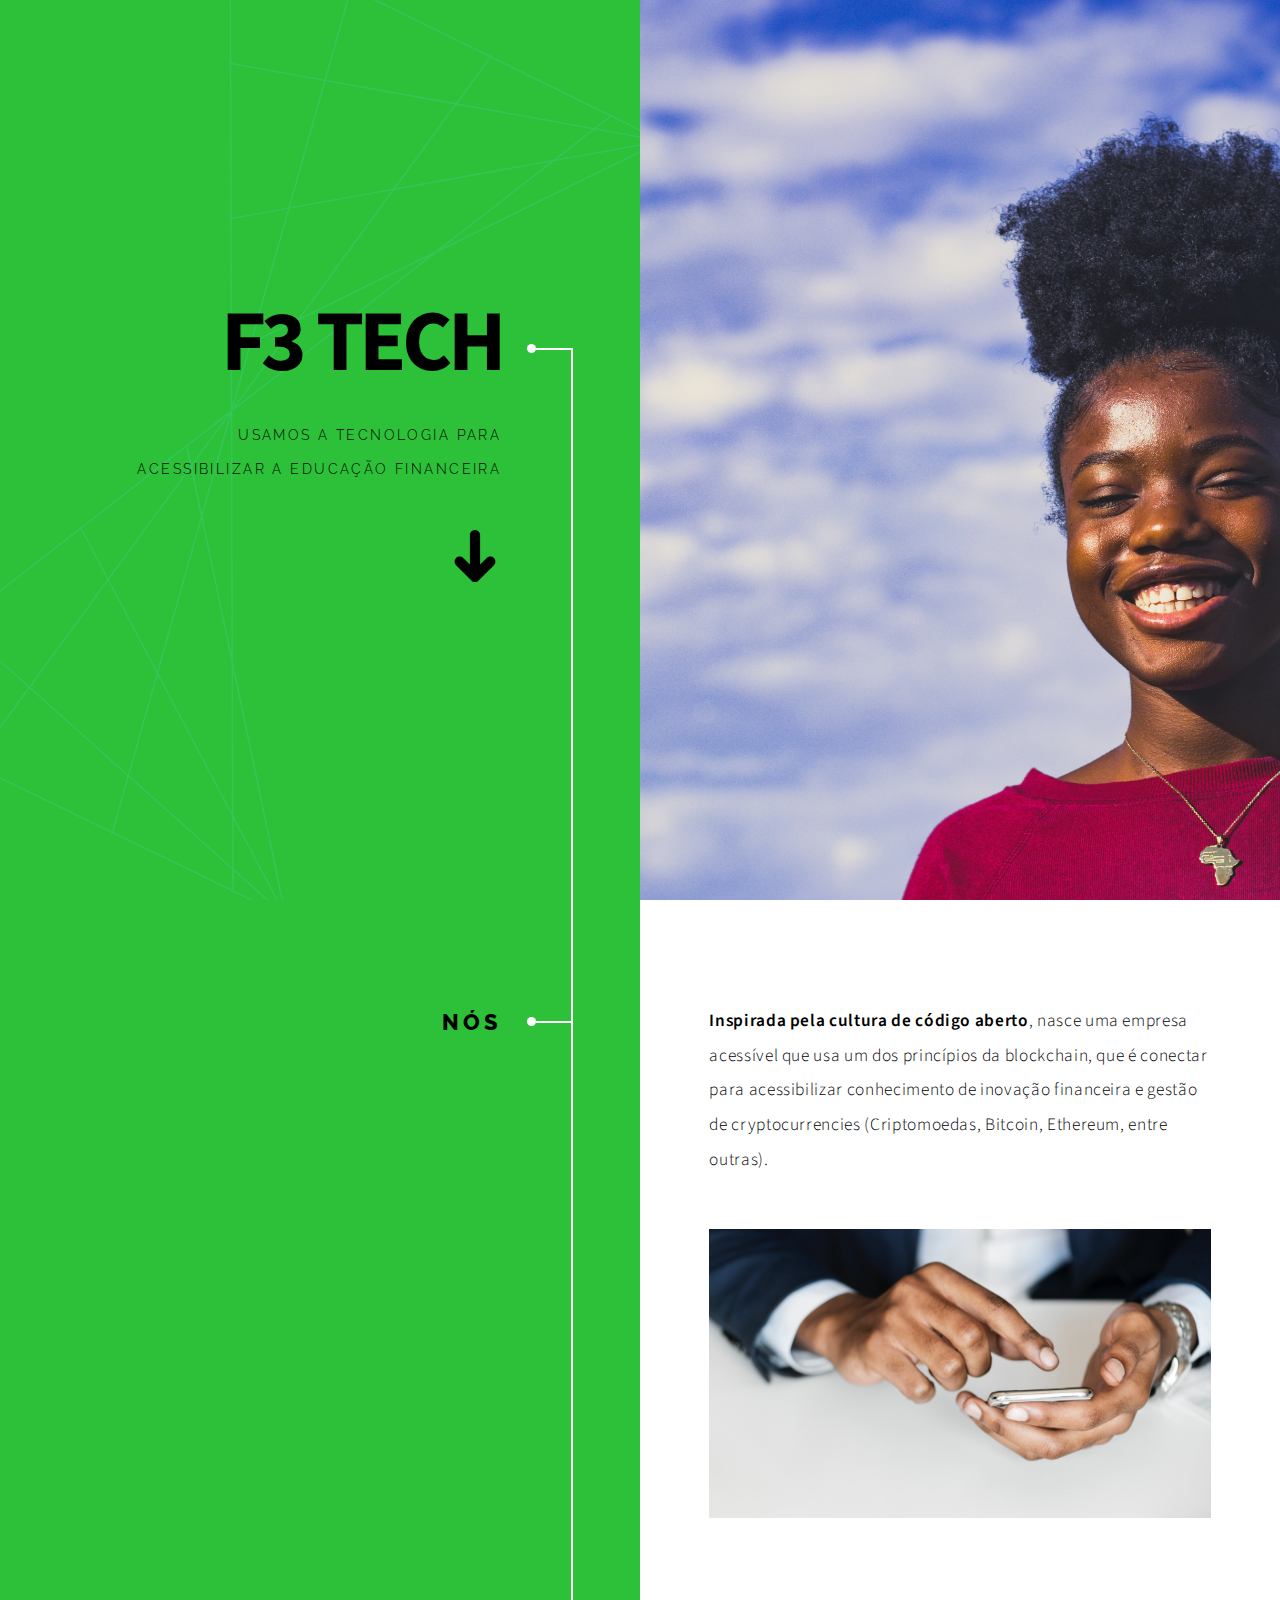
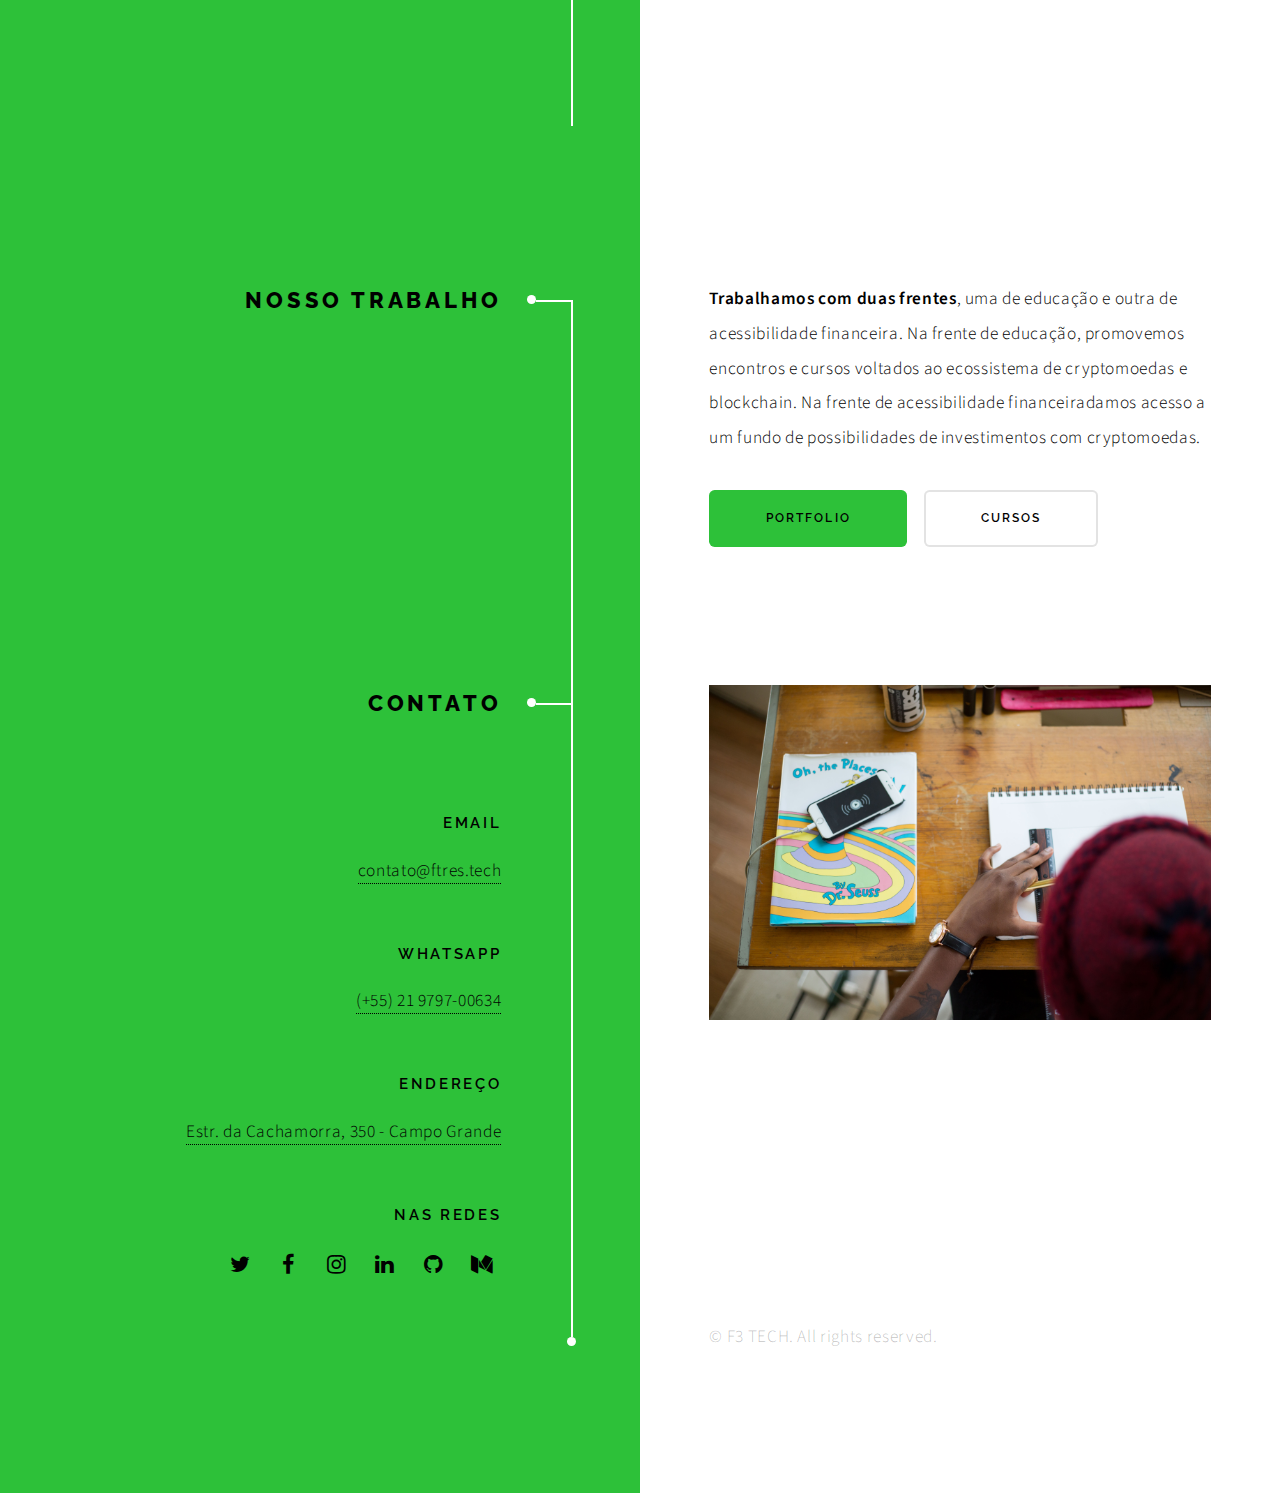
<file: index.html>
<!DOCTYPE HTML>
<!--
	Paradigm Shift by HTML5 UP
	html5up.net | @ajlkn
	Free for personal and commercial use under the CCA 3.0 license (html5up.net/license)
-->
<html>
	<head>
		<title>F3 TECH é acessível</title>
		<meta charset="utf-8" />
		<meta name="viewport" content="width=device-width, initial-scale=1, user-scalable=no" />
		<meta name="description" content="" />
		<meta name="keywords" content="" />
		<link rel="stylesheet" href="assets/css/main.css" />

		<link rel="apple-touch-icon" sizes="57x57" href="images/apple-icon-57x57.png">
		<link rel="apple-touch-icon" sizes="60x60" href="images/apple-icon-60x60.png">
		<link rel="apple-touch-icon" sizes="72x72" href="images/apple-icon-72x72.png">
		<link rel="apple-touch-icon" sizes="76x76" href="images/apple-icon-76x76.png">
		<link rel="apple-touch-icon" sizes="114x114" href="images/apple-icon-114x114.png">
		<link rel="apple-touch-icon" sizes="120x120" href="images/apple-icon-120x120.png">
		<link rel="apple-touch-icon" sizes="144x144" href="images/apple-icon-144x144.png">
		<link rel="apple-touch-icon" sizes="152x152" href="images/apple-icon-152x152.png">
		<link rel="apple-touch-icon" sizes="180x180" href="images/apple-icon-180x180.png">
		<link rel="icon" type="image/png" sizes="192x192"  href="images/android-icon-192x192.png">
		<link rel="icon" type="image/png" sizes="32x32" href="images/favicon-32x32.png">
		<link rel="icon" type="image/png" sizes="96x96" href="images/favicon-96x96.png">
		<link rel="icon" type="image/png" sizes="16x16" href="images/favicon-16x16.png">
		<link rel="manifest" href="/manifest.json">
		<meta name="msapplication-TileColor" content="#ffffff">
		<meta name="msapplication-TileImage" content="images/ms-icon-144x144.png">
		<meta name="theme-color" content="#ffffff">
	</head>
	<body class="is-preload">

		<!-- Wrapper -->
			<div id="wrapper">

				<!-- Intro -->
					<section class="intro">
						<header>
							<h1>F3 TECH</h1>
							<p>Usamos a tecnologia para acessibilizar a educação financeira</p>
							<ul class="actions">
								<li><a href="#first" class="arrow scrolly"><span class="label">Next</span></a></li>
							</ul>
						</header>
						<div class="content">
							<span class="image fill" data-position="center"><img src="images/gallery/fulls/suad-kamardeen-760181-unsplash.jpg" alt="" /></span>
						</div>
					</section>

				<!-- Section -->
					<section id="first">
						<header>
							<h2>Nós</h2>
						</header>
						<div class="content">
							<p><strong>Inspirada pela cultura de código aberto</strong>, nasce uma empresa acessível que usa um dos princípios da blockchain, que é conectar para acessibilizar conhecimento de inovação financeira e gestão de cryptocurrencies (Criptomoedas, Bitcoin, Ethereum, entre outras).</p>
							<span class="image main"><img src="images/gallery/fulls/rawpixel-597438-unsplash.jpg" alt="" /></span>
						</div>
					</section>

				<!-- Section -->
					<section>
						<!-- <header>
							<h2>Feugiat consequat tempus ultrices</h2>
						</header>
						<div class="content">
							<p><strong>Etiam tristique libero</strong> eu nibh porttitor amet fermentum. Nullam venenatis erat id vehicula ultrices sed ultricies condimentum.</p>
							<ul class="feature-icons">
								<li class="icon fa-laptop">Consequat tempus</li>
								<li class="icon fa-bolt">Etiam adipiscing</li>
								<li class="icon fa-signal">Libero nullam</li>
								<li class="icon fa-gear">Blandit condimentum</li>
								<li class="icon fa-map-marker">Lorem ipsum dolor</li>
								<li class="icon fa-code">Nibh amet venenatis</li>
							</ul>
							<p>Vehicula ultrices sed ultricies condimentum. Magna sed etiam consequat, et lorem adipiscing sed nulla. Volutpat nisl et tempus et dolor libero, feugiat magna tempus, sed et lorem adipiscing.</p>
						</div> -->
					</section>

				<!-- Section -->
					<section>
						<!-- <header>
							<h2>Ultrices erat magna sed condimentum</h2>
						</header> -->
						<div class="content">
							<!-- <p><strong>Integer mollis egestas</strong> nam maximus erat id euismod egestas. Pellentesque sapien ac quam. Lorem ipsum dolor sit nullam.</p> -->

							<!-- Section -->
								<!-- <section>
									<header>
										<h3>Erat aliquam</h3>
										<p>Vehicula ultrices dolor amet ultricies et condimentum. Magna sed etiam consequat, et lorem adipiscing sed dolor sit amet, consectetur amet do eiusmod tempor incididunt  ipsum suspendisse ultrices gravida.</p>
									</header>
									<div class="content">
										<div class="gallery">
											<a href="images/gallery/fulls/01.jpg" class="landscape"><img src="images/gallery/thumbs/01.jpg" alt="" /></a>
											<a href="images/gallery/fulls/02.jpg"><img src="images/gallery/thumbs/02.jpg" alt="" /></a>
											<a href="images/gallery/fulls/03.jpg"><img src="images/gallery/thumbs/03.jpg" alt="" /></a>
											<a href="images/gallery/fulls/04.jpg" class="landscape"><img src="images/gallery/thumbs/04.jpg" alt="" /></a>
										</div>
									</div>
								</section> -->

							<!-- Section -->
								<!-- <section>
									<header>
										<h3>Nisl consequat</h3>
										<p>Aenean ornare velit lacus, ac varius enim ullamcorper eu. Proin aliquam sed facilisis ante interdum congue. Integer mollis, nisl amet convallis, porttitor magna ullamcorper, amet mauris. Ut magna finibus nisi nec lacinia ipsum maximus.</p>
									</header>
									<div class="content">
										<div class="gallery">
											<a href="images/gallery/fulls/05.jpg" class="landscape"><img src="images/gallery/thumbs/05.jpg" alt="" /></a>
											<a href="images/gallery/fulls/06.jpg"><img src="images/gallery/thumbs/06.jpg" alt="" /></a>
											<a href="images/gallery/fulls/07.jpg"><img src="images/gallery/thumbs/07.jpg" alt="" /></a>
										</div>
									</div>
								</section> -->

							<!-- Section -->
								<!-- <section>
									<header>
										<h3>Lorem gravida</h3>
										<p>Proin aliquam facilisis ante interdum. Sed nulla amet lorem feugiat tempus aenean ornare velit lacus, ac varius sed enim lorem ullamcorper dolore.  ac varius enim lorem ullamcorper dolore. Proin aliquam facilisis.</p>
									</header>
									<div class="content">
										<div class="gallery">
											<a href="images/gallery/fulls/08.jpg" class="portrait"><img src="images/gallery/thumbs/08.jpg" alt="" /></a>
											<a href="images/gallery/fulls/09.jpg" class="portrait"><img src="images/gallery/thumbs/09.jpg" alt="" /></a>
											<a href="images/gallery/fulls/10.jpg" class="landscape"><img src="images/gallery/thumbs/10.jpg" alt="" /></a>
										</div>
									</div>
								</section> -->

						</div>
					</section>

				<!-- Section -->
					<section>
						<header>
							<h2>Nosso Trabalho</h2>
						</header>
						<div class="content">
							<p><strong>Trabalhamos com duas frentes</strong>, uma de educação e outra de acessibilidade financeira. Na frente de educação, promovemos encontros e cursos voltados ao ecossistema de cryptomoedas e blockchain. Na frente de acessibilidade financeiradamos acesso a um fundo de possibilidades de investimentos com cryptomoedas.</p>
							<ul class="actions">
								<li><a href="https://bit.ly/bemvindo-f3tech" class="button primary large">Portfolio</a></li>
								<li><a href="#" class="button large">Cursos</a></li>
							</ul>
						</div>
					</section>

				<!-- Elements -->
				<!--
					<section>
						<header>
							<h2>Elements</h2>
						</header>
						<div class="content">

							<section>
								<header>
									<h3>Text</h3>
								</header>
								<div class="content">
									<p>This is <b>bold</b> and this is <strong>strong</strong>. This is <i>italic</i> and this is <em>emphasized</em>.
									This is <sup>superscript</sup> text and this is <sub>subscript</sub> text.
									This is <u>underlined</u> and this is code: <code>for (;;) { ... }</code>. Finally, <a href="#">this is a link</a>.</p>
									<hr />
									<h2>Heading Level 2</h2>
									<h3>Heading Level 3</h3>
									<h4>Heading Level 4</h4>
									<h5>Heading Level 5</h5>
									<hr />
									<h5>Blockquote</h5>
									<blockquote>Fringilla nisl. Donec accumsan interdum nisi, quis tincidunt felis sagittis eget tempus euismod. Vestibulum ante ipsum primis in faucibus vestibulum. Blandit adipiscing eu felis iaculis volutpat ac adipiscing accumsan faucibus. Vestibulum ante ipsum primis in faucibus lorem ipsum dolor sit amet nullam adipiscing eu felis.</blockquote>
									<h5>Preformatted</h5>
									<pre><code>i = 0;

while (!deck.isInOrder()) {
  print 'Iteration ' + i;
  deck.shuffle();
  i++;
}

print 'Sorted in ' + i + ' iterations.';</code></pre>
								</div>
							</section>

							<section>
								<header>
									<h3>Lists</h3>
								</header>
								<div class="content">

									<h4>Unordered</h4>
									<ul>
										<li>Dolor pulvinar etiam.</li>
										<li>Sagittis adipiscing.</li>
										<li>Felis enim feugiat.</li>
									</ul>

									<h4>Alternate</h4>
									<ul class="alt">
										<li>Dolor pulvinar etiam.</li>
										<li>Sagittis adipiscing.</li>
										<li>Felis enim feugiat.</li>
									</ul>

									<h4>Ordered</h4>
									<ol>
										<li>Dolor pulvinar etiam.</li>
										<li>Etiam vel felis viverra.</li>
										<li>Felis enim feugiat.</li>
										<li>Dolor pulvinar etiam.</li>
										<li>Etiam vel felis lorem.</li>
										<li>Felis enim et feugiat.</li>
									</ol>
									<h4>Icons</h4>
									<ul class="icons">
										<li><a href="#" class="icon fa-twitter"><span class="label">Twitter</span></a></li>
										<li><a href="#" class="icon fa-facebook"><span class="label">Facebook</span></a></li>
										<li><a href="#" class="icon fa-instagram"><span class="label">Instagram</span></a></li>
										<li><a href="#" class="icon fa-github"><span class="label">Github</span></a></li>
									</ul>

									<h4>Actions</h4>
									<ul class="actions">
										<li><a href="#" class="button primary">Default</a></li>
										<li><a href="#" class="button">Default</a></li>
									</ul>
									<ul class="actions stacked">
										<li><a href="#" class="button primary">Default</a></li>
										<li><a href="#" class="button">Default</a></li>
									</ul>
								</div>
							</section>

							<section>
								<header>
									<h3>Table</h3>
								</header>
								<div class="content">
									<h4>Default</h4>
									<div class="table-wrapper">
										<table>
											<thead>
												<tr>
													<th>Name</th>
													<th>Description</th>
													<th>Price</th>
												</tr>
											</thead>
											<tbody>
												<tr>
													<td>Item One</td>
													<td>Ante turpis integer aliquet porttitor.</td>
													<td>29.99</td>
												</tr>
												<tr>
													<td>Item Two</td>
													<td>Vis ac commodo adipiscing arcu aliquet.</td>
													<td>19.99</td>
												</tr>
												<tr>
													<td>Item Three</td>
													<td> Morbi faucibus arcu accumsan lorem.</td>
													<td>29.99</td>
												</tr>
												<tr>
													<td>Item Four</td>
													<td>Vitae integer tempus condimentum.</td>
													<td>19.99</td>
												</tr>
												<tr>
													<td>Item Five</td>
													<td>Ante turpis integer aliquet porttitor.</td>
													<td>29.99</td>
												</tr>
											</tbody>
											<tfoot>
												<tr>
													<td colspan="2"></td>
													<td>100.00</td>
												</tr>
											</tfoot>
										</table>
									</div>

									<h4>Alternate</h4>
									<div class="table-wrapper">
										<table class="alt">
											<thead>
												<tr>
													<th>Name</th>
													<th>Description</th>
													<th>Price</th>
												</tr>
											</thead>
											<tbody>
												<tr>
													<td>Item One</td>
													<td>Ante turpis integer aliquet porttitor.</td>
													<td>29.99</td>
												</tr>
												<tr>
													<td>Item Two</td>
													<td>Vis ac commodo adipiscing arcu aliquet.</td>
													<td>19.99</td>
												</tr>
												<tr>
													<td>Item Three</td>
													<td> Morbi faucibus arcu accumsan lorem.</td>
													<td>29.99</td>
												</tr>
												<tr>
													<td>Item Four</td>
													<td>Vitae integer tempus condimentum.</td>
													<td>19.99</td>
												</tr>
												<tr>
													<td>Item Five</td>
													<td>Ante turpis integer aliquet porttitor.</td>
													<td>29.99</td>
												</tr>
											</tbody>
											<tfoot>
												<tr>
													<td colspan="2"></td>
													<td>100.00</td>
												</tr>
											</tfoot>
										</table>
									</div>
								</div>
							</section>

							<section>
								<header>
									<h3>Buttons</h3>
								</header>
								<div class="content">
									<ul class="actions">
										<li><a href="#" class="button primary">Primary</a></li>
										<li><a href="#" class="button">Default</a></li>
									</ul>
									<ul class="actions">
										<li><a href="#" class="button large">Large</a></li>
										<li><a href="#" class="button">Default</a></li>
										<li><a href="#" class="button small">Small</a></li>
									</ul>
									<ul class="actions">
										<li><a href="#" class="button primary icon fa-download">Icon</a></li>
										<li><a href="#" class="button icon fa-download">Icon</a></li>
									</ul>
									<ul class="actions">
										<li><span class="button primary disabled">Disabled</span></li>
										<li><span class="button disabled">Disabled</span></li>
									</ul>
								</div>
							</section>

							<section>
								<header>
									<h3>Form</h3>
								</header>
								<div class="content">
									<form method="post" action="#">
										<div class="fields">
											<div class="field half">
												<label for="demo-name">Name</label>
												<input type="text" name="demo-name" id="demo-name" value="" placeholder="Jane Doe" />
											</div>
											<div class="field half">
												<label for="demo-email">Email</label>
												<input type="email" name="demo-email" id="demo-email" value="" placeholder="jane@untitled.tld" />
											</div>
											<div class="field">
												<label for="demo-category">Category</label>
												<select name="demo-category" id="demo-category">
													<option value="">-</option>
													<option value="1">Manufacturing</option>
													<option value="1">Shipping</option>
													<option value="1">Administration</option>
													<option value="1">Human Resources</option>
												</select>
											</div>
											<div class="field half">
												<input type="radio" id="demo-priority-low" name="demo-priority" checked>
												<label for="demo-priority-low">Low</label>
											</div>
											<div class="field half">
												<input type="radio" id="demo-priority-high" name="demo-priority">
												<label for="demo-priority-high">High</label>
											</div>
											<div class="field half">
												<input type="checkbox" id="demo-copy" name="demo-copy">
												<label for="demo-copy">Email me a copy</label>
											</div>
											<div class="field half">
												<input type="checkbox" id="demo-human" name="demo-human" checked>
												<label for="demo-human">Not a robot</label>
											</div>
											<div class="field">
												<label for="demo-message">Message</label>
												<textarea name="demo-message" id="demo-message" placeholder="Enter your message" rows="6"></textarea>
											</div>
										</div>
										<ul class="actions">
											<li><input type="submit" value="Send Message" class="primary" /></li>
											<li><input type="reset" value="Reset" /></li>
										</ul>
									</form>
								</div>
							</section>

						</div>
					</section>
				-->

				<!-- Section -->
					<section>
						<header>
							<h2>Contato</h2>
						</header>
						<div class="content">
							<p><span class="image main"><img src="images/gallery/fulls/tamarcus-brown-131431-unsplash.jpg" alt="" /></span></p>
						</div>
						<!-- <div class="content">
							<p><strong>Auctor commodo</strong> interdum et malesuada fames ac ante ipsum primis in faucibus. Pellentesque venenatis dolor imperdiet dolor mattis sagittis.</p>
							<form>
								<div class="fields">
									<div class="field half">
										<input type="text" name="name" id="name" placeholder="Name" />
									</div>
									<div class="field half">
										<input type="email" name="email" id="email" placeholder="Email" />
									</div>
									<div class="field">
										<textarea name="message" id="message" placeholder="Message" rows="7"></textarea>
									</div>
								</div>
								<ul class="actions">
									<li><input type="submit" value="Send Message" class="button primary" /></li>
								</ul>
							</form>
						</div> -->
						<footer>
							<ul class="items">
								<li>
									<h3>Email</h3>
									<a href="mailto:contato@ftres.tech">contato@ftres.tech</a>
								</li>
								<li>
									<h3>Whatsapp</h3>
									<a href="+5521979700634">(+55) 21 9797-00634</a>
								</li>
								<li>
									<h3>Endereço</h3>
									<span><a href="https://www.google.com/search?client=firefox-b-ab&q=estrada+da+cachamorra+350#">Estr. da Cachamorra, 350 - Campo Grande</a></span>
								</li>
								<li>
									<h3>Nas Redes</h3>
									<ul class="icons">
										<li><a href="https://twitter.com/ftrestech" class="icon fa-twitter"><span class="label">Twitter</span></a></li>
										<li><a href="https://fb.com/ftrestec" class="icon fa-facebook"><span class="label">Facebook</span></a></li>
										<li><a href="https://instagram.com/ftrestech" class="icon fa-instagram"><span class="label">Instagram</span></a></li>
										<li><a href="https://www.linkedin.com/company/ftrestech/about/" class="icon fa-linkedin"><span class="label">LinkedIn</span></a></li>
										<li><a href="https://github.com/f3tech" class="icon fa-github"><span class="label">GitHub</span></a></li>
										<li><a href="https://medium.com/@ftrestech" class="icon fa-medium"><span class="label">Medium</span></a></li>
									</ul>
								</li>
							</ul>
						</footer>
					</section>

				<!-- Copyright -->
					<div class="copyright">&copy; F3 TECH. All rights reserved.</a></div>

			</div>

		<!-- Scripts -->
			<script src="assets/js/jquery.min.js"></script>
			<script src="assets/js/jquery.scrolly.min.js"></script>
			<script src="assets/js/browser.min.js"></script>
			<script src="assets/js/breakpoints.min.js"></script>
			<script src="assets/js/util.js"></script>
			<script src="assets/js/main.js"></script>

	</body>
</html>
</file>
<file: assets/css/main.css>
@import url(font-awesome.min.css);
@import url("https://fonts.googleapis.com/css?family=Source+Sans+Pro:300,600,700,300i,600i,700i|Raleway:600,800");

/*
	Paradigm Shift by HTML5 UP
	html5up.net | @ajlkn
	Free for personal and commercial use under the CCA 3.0 license (html5up.net/license)
*/

html, body, div, span, applet, object,
iframe, h1, h2, h3, h4, h5, h6, p, blockquote,
pre, a, abbr, acronym, address, big, cite,
code, del, dfn, em, img, ins, kbd, q, s, samp,
small, strike, strong, sub, sup, tt, var, b,
u, i, center, dl, dt, dd, ol, ul, li, fieldset,
form, label, legend, table, caption, tbody,
tfoot, thead, tr, th, td, article, aside,
canvas, details, embed, figure, figcaption,
footer, header, hgroup, menu, nav, output, ruby,
section, summary, time, mark, audio, video {
	margin: 0;
	padding: 0;
	border: 0;
	font-size: 100%;
	font: inherit;
	vertical-align: baseline;}

article, aside, details, figcaption, figure,
footer, header, hgroup, menu, nav, section {
	display: block;}

body {
	line-height: 1;
}

ol, ul {
	list-style: none;
}

blockquote, q {
	quotes: none;
}

	blockquote:before, blockquote:after, q:before, q:after {
		content: '';
		content: none;
	}

table {
	border-collapse: collapse;
	border-spacing: 0;
}

body {
	-webkit-text-size-adjust: none;
}

mark {
	background-color: transparent;
	color: inherit;
}

input::-moz-focus-inner {
	border: 0;
	padding: 0;
}

input, select, textarea {
	-moz-appearance: none;
	-webkit-appearance: none;
	-ms-appearance: none;
	appearance: none;
}

/* Basic */

	@-ms-viewport {
		width: device-width;
	}

	body {
		-ms-overflow-style: scrollbar;
	}

	@media screen and (max-width: 480px) {

		html, body {
			min-width: 320px;
		}

	}

	html {
		box-sizing: border-box;
	}

	*, *:before, *:after {
		box-sizing: inherit;
	}

	html {
		overflow-x: hidden;
	}

	body {
		background: #ffffff;
		overflow-x: hidden;
	}

		body.is-preload *, body.is-preload *:before, body.is-preload *:after {
			-moz-animation: none !important;
			-webkit-animation: none !important;
			-ms-animation: none !important;
			animation: none !important;
			-moz-transition: none !important;
			-webkit-transition: none !important;
			-ms-transition: none !important;
			transition: none !important;
		}

/* Typography */

	html {
		font-size: 18pt;
	}

		@media screen and (max-width: 1920px) {

			html {
				font-size: 13pt;
			}

		}

		@media screen and (max-width: 1152px) {

			html {
				font-size: 14pt;
			}

		}

		@media screen and (max-width: 736px) {

			html {
				font-size: 12pt;
			}

		}

		@media screen and (max-width: 480px) {

			html {
				font-size: 11pt;
			}

		}

	body {
		background-color: #ffffff;
		color: #000000;
	}

	body, input, select, textarea {
		color: #000000;
		font-family: "Source Sans Pro", Helvetica, sans-serif;
		font-size: 1rem;
		font-weight: 300;
		letter-spacing: 0.0375em;
		line-height: 2;
	}

	a {
		-moz-transition: border-bottom-color 0.25s ease-in-out;
		-webkit-transition: border-bottom-color 0.25s ease-in-out;
		-ms-transition: border-bottom-color 0.25s ease-in-out;
		transition: border-bottom-color 0.25s ease-in-out;
		text-decoration: none;
		color: #000000;
		border-bottom: dotted 1px;
	}

		a:hover {
			text-decoration: none;
			border-bottom-color: transparent;
		}

	strong, b {
		font-weight: 600;
		color: #000000;
	}

	em, i {
		font-style: italic;
	}

	p {
		margin: 0 0 2rem 0;
	}

	h1, h2, h3, h4, h5, h6 {
		color: #000000;
		font-family: "Raleway", Helvetica, sans-serif;
		font-weight: 600;
		letter-spacing: 0.175em;
		line-height: 1.75;
		margin: 0 0 1.5rem 0;
		text-transform: uppercase;
	}

		h1 a, h2 a, h3 a, h4 a, h5 a, h6 a {
			color: inherit;
			text-decoration: none;
		}

	h1 {
		font-family: "Source Sans Pro", Helvetica, sans-serif;
		font-size: 5rem;
		font-weight: 700;
		letter-spacing: -0.05em;
		line-height: 1.1;
		margin: 0 0 1.5rem 0;
		text-transform: none;
	}

	h2 {
		font-size: 1.25rem;
		font-weight: 800;
		margin: 0 0 2rem 0;
	}

	h3 {
		font-size: 0.875rem;
	}

	h4 {
		font-size: 0.875rem;
	}

	h5 {
		font-size: 0.75rem;
	}

	h6 {
		font-size: 0.625rem;
	}

	@media screen and (max-width: 736px) {

		h1 {
			font-size: 4.5rem;
			line-height: 1.1;
		}

		h2 {
			font-size: 1.25rem;
			line-height: 1.7;
		}

		h3 {
			font-size: 0.9rem;
		}

		h4 {
			font-size: 0.75rem;
		}

		h5 {
			font-size: 0.675rem;
		}

	}

	@media screen and (max-width: 360px) {

		h1 {
			font-size: 3.75rem;
		}

		h2 {
			font-size: 1.125rem;
		}

		h3 {
			font-size: 0.8rem;
		}

		h4 {
			font-size: 0.675rem;
		}

		h5 {
			font-size: 0.675rem;
		}

	}

	sub {
		font-size: 0.8rem;
		position: relative;
		top: 0.5rem;
	}

	sup {
		font-size: 0.8rem;
		position: relative;
		top: -0.5rem;
	}

	blockquote {
		border-left: solid 0.5rem rgba(144, 144, 144, 0.25);
		font-style: italic;
		margin: 0 0 2rem 0;
		padding: 1rem 0 1rem 2rem;
	}

	code {
		background: rgba(144, 144, 144, 0.1);
		border-radius: 0.325rem;
		font-family: "Courier New", monospace;
		font-size: 0.9rem;
		margin: 0 0.25rem;
		padding: 0.25rem 0.65rem;
	}

	pre {
		-webkit-overflow-scrolling: touch;
		font-family: "Courier New", monospace;
		font-size: 0.9rem;
		margin: 0 0 2rem 0;
		width: 100%;
	}

		pre code {
			display: block;
			line-height: 1.75;
			padding: 1rem 1.5rem;
			overflow-x: auto;
		}

	hr {
		border: 0;
		border-bottom: solid 2px rgba(144, 144, 144, 0.25);
		margin: 3rem 0;
	}

		hr.major {
			margin: 5rem 0;
		}

		@media screen and (max-width: 736px) {

			hr.major {
				margin: 3rem 0;
			}

		}

/* Row */

	.row {
		display: flex;
		flex-wrap: wrap;
		box-sizing: border-box;
		align-items: stretch;
	}

		.row > * {
			box-sizing: border-box;
		}

		.row.gtr-uniform > * > :last-child {
			margin-bottom: 0;
		}

		.row.aln-left {
			justify-content: flex-start;
		}

		.row.aln-center {
			justify-content: center;
		}

		.row.aln-right {
			justify-content: flex-end;
		}

		.row.aln-top {
			align-items: flex-start;
		}

		.row.aln-middle {
			align-items: center;
		}

		.row.aln-bottom {
			align-items: flex-end;
		}

		.row > .imp {
			order: -1;
		}

		.row > .col-1 {
			width: 8.3333333333%;
		}

		.row > .off-1 {
			margin-left: 8.3333333333%;
		}

		.row > .col-2 {
			width: 16.6666666667%;
		}

		.row > .off-2 {
			margin-left: 16.6666666667%;
		}

		.row > .col-3 {
			width: 25%;
		}

		.row > .off-3 {
			margin-left: 25%;
		}

		.row > .col-4 {
			width: 33.3333333333%;
		}

		.row > .off-4 {
			margin-left: 33.3333333333%;
		}

		.row > .col-5 {
			width: 41.6666666667%;
		}

		.row > .off-5 {
			margin-left: 41.6666666667%;
		}

		.row > .col-6 {
			width: 50%;
		}

		.row > .off-6 {
			margin-left: 50%;
		}

		.row > .col-7 {
			width: 58.3333333333%;
		}

		.row > .off-7 {
			margin-left: 58.3333333333%;
		}

		.row > .col-8 {
			width: 66.6666666667%;
		}

		.row > .off-8 {
			margin-left: 66.6666666667%;
		}

		.row > .col-9 {
			width: 75%;
		}

		.row > .off-9 {
			margin-left: 75%;
		}

		.row > .col-10 {
			width: 83.3333333333%;
		}

		.row > .off-10 {
			margin-left: 83.3333333333%;
		}

		.row > .col-11 {
			width: 91.6666666667%;
		}

		.row > .off-11 {
			margin-left: 91.6666666667%;
		}

		.row > .col-12 {
			width: 100%;
		}

		.row > .off-12 {
			margin-left: 100%;
		}

		.row.gtr-0 {
			margin-top: 0;
			margin-left: 0rem;
		}

			.row.gtr-0 > * {
				padding: 0 0 0 0rem;
			}

			.row.gtr-0.gtr-uniform {
				margin-top: 0rem;
			}

				.row.gtr-0.gtr-uniform > * {
					padding-top: 0rem;
				}

		.row.gtr-25 {
			margin-top: 0;
			margin-left: -0.5rem;
		}

			.row.gtr-25 > * {
				padding: 0 0 0 0.5rem;
			}

			.row.gtr-25.gtr-uniform {
				margin-top: -0.5rem;
			}

				.row.gtr-25.gtr-uniform > * {
					padding-top: 0.5rem;
				}

		.row.gtr-50 {
			margin-top: 0;
			margin-left: -1rem;
		}

			.row.gtr-50 > * {
				padding: 0 0 0 1rem;
			}

			.row.gtr-50.gtr-uniform {
				margin-top: -1rem;
			}

				.row.gtr-50.gtr-uniform > * {
					padding-top: 1rem;
				}

		.row {
			margin-top: 0;
			margin-left: -2rem;
		}

			.row > * {
				padding: 0 0 0 2rem;
			}

			.row.gtr-uniform {
				margin-top: -2rem;
			}

				.row.gtr-uniform > * {
					padding-top: 2rem;
				}

		.row.gtr-150 {
			margin-top: 0;
			margin-left: -3rem;
		}

			.row.gtr-150 > * {
				padding: 0 0 0 3rem;
			}

			.row.gtr-150.gtr-uniform {
				margin-top: -3rem;
			}

				.row.gtr-150.gtr-uniform > * {
					padding-top: 3rem;
				}

		.row.gtr-200 {
			margin-top: 0;
			margin-left: -4rem;
		}

			.row.gtr-200 > * {
				padding: 0 0 0 4rem;
			}

			.row.gtr-200.gtr-uniform {
				margin-top: -4rem;
			}

				.row.gtr-200.gtr-uniform > * {
					padding-top: 4rem;
				}

		@media screen and (max-width: 1920px) {

			.row {
				display: flex;
				flex-wrap: wrap;
				box-sizing: border-box;
				align-items: stretch;
			}

				.row > * {
					box-sizing: border-box;
				}

				.row.gtr-uniform > * > :last-child {
					margin-bottom: 0;
				}

				.row.aln-left {
					justify-content: flex-start;
				}

				.row.aln-center {
					justify-content: center;
				}

				.row.aln-right {
					justify-content: flex-end;
				}

				.row.aln-top {
					align-items: flex-start;
				}

				.row.aln-middle {
					align-items: center;
				}

				.row.aln-bottom {
					align-items: flex-end;
				}

				.row > .imp-xlarge {
					order: -1;
				}

				.row > .col-1-xlarge {
					width: 8.3333333333%;
				}

				.row > .off-1-xlarge {
					margin-left: 8.3333333333%;
				}

				.row > .col-2-xlarge {
					width: 16.6666666667%;
				}

				.row > .off-2-xlarge {
					margin-left: 16.6666666667%;
				}

				.row > .col-3-xlarge {
					width: 25%;
				}

				.row > .off-3-xlarge {
					margin-left: 25%;
				}

				.row > .col-4-xlarge {
					width: 33.3333333333%;
				}

				.row > .off-4-xlarge {
					margin-left: 33.3333333333%;
				}

				.row > .col-5-xlarge {
					width: 41.6666666667%;
				}

				.row > .off-5-xlarge {
					margin-left: 41.6666666667%;
				}

				.row > .col-6-xlarge {
					width: 50%;
				}

				.row > .off-6-xlarge {
					margin-left: 50%;
				}

				.row > .col-7-xlarge {
					width: 58.3333333333%;
				}

				.row > .off-7-xlarge {
					margin-left: 58.3333333333%;
				}

				.row > .col-8-xlarge {
					width: 66.6666666667%;
				}

				.row > .off-8-xlarge {
					margin-left: 66.6666666667%;
				}

				.row > .col-9-xlarge {
					width: 75%;
				}

				.row > .off-9-xlarge {
					margin-left: 75%;
				}

				.row > .col-10-xlarge {
					width: 83.3333333333%;
				}

				.row > .off-10-xlarge {
					margin-left: 83.3333333333%;
				}

				.row > .col-11-xlarge {
					width: 91.6666666667%;
				}

				.row > .off-11-xlarge {
					margin-left: 91.6666666667%;
				}

				.row > .col-12-xlarge {
					width: 100%;
				}

				.row > .off-12-xlarge {
					margin-left: 100%;
				}

				.row.gtr-0 {
					margin-top: 0;
					margin-left: 0rem;
				}

					.row.gtr-0 > * {
						padding: 0 0 0 0rem;
					}

					.row.gtr-0.gtr-uniform {
						margin-top: 0rem;
					}

						.row.gtr-0.gtr-uniform > * {
							padding-top: 0rem;
						}

				.row.gtr-25 {
					margin-top: 0;
					margin-left: -0.5rem;
				}

					.row.gtr-25 > * {
						padding: 0 0 0 0.5rem;
					}

					.row.gtr-25.gtr-uniform {
						margin-top: -0.5rem;
					}

						.row.gtr-25.gtr-uniform > * {
							padding-top: 0.5rem;
						}

				.row.gtr-50 {
					margin-top: 0;
					margin-left: -1rem;
				}

					.row.gtr-50 > * {
						padding: 0 0 0 1rem;
					}

					.row.gtr-50.gtr-uniform {
						margin-top: -1rem;
					}

						.row.gtr-50.gtr-uniform > * {
							padding-top: 1rem;
						}

				.row {
					margin-top: 0;
					margin-left: -2rem;
				}

					.row > * {
						padding: 0 0 0 2rem;
					}

					.row.gtr-uniform {
						margin-top: -2rem;
					}

						.row.gtr-uniform > * {
							padding-top: 2rem;
						}

				.row.gtr-150 {
					margin-top: 0;
					margin-left: -3rem;
				}

					.row.gtr-150 > * {
						padding: 0 0 0 3rem;
					}

					.row.gtr-150.gtr-uniform {
						margin-top: -3rem;
					}

						.row.gtr-150.gtr-uniform > * {
							padding-top: 3rem;
						}

				.row.gtr-200 {
					margin-top: 0;
					margin-left: -4rem;
				}

					.row.gtr-200 > * {
						padding: 0 0 0 4rem;
					}

					.row.gtr-200.gtr-uniform {
						margin-top: -4rem;
					}

						.row.gtr-200.gtr-uniform > * {
							padding-top: 4rem;
						}

		}

		@media screen and (max-width: 1280px) {

			.row {
				display: flex;
				flex-wrap: wrap;
				box-sizing: border-box;
				align-items: stretch;
			}

				.row > * {
					box-sizing: border-box;
				}

				.row.gtr-uniform > * > :last-child {
					margin-bottom: 0;
				}

				.row.aln-left {
					justify-content: flex-start;
				}

				.row.aln-center {
					justify-content: center;
				}

				.row.aln-right {
					justify-content: flex-end;
				}

				.row.aln-top {
					align-items: flex-start;
				}

				.row.aln-middle {
					align-items: center;
				}

				.row.aln-bottom {
					align-items: flex-end;
				}

				.row > .imp-large {
					order: -1;
				}

				.row > .col-1-large {
					width: 8.3333333333%;
				}

				.row > .off-1-large {
					margin-left: 8.3333333333%;
				}

				.row > .col-2-large {
					width: 16.6666666667%;
				}

				.row > .off-2-large {
					margin-left: 16.6666666667%;
				}

				.row > .col-3-large {
					width: 25%;
				}

				.row > .off-3-large {
					margin-left: 25%;
				}

				.row > .col-4-large {
					width: 33.3333333333%;
				}

				.row > .off-4-large {
					margin-left: 33.3333333333%;
				}

				.row > .col-5-large {
					width: 41.6666666667%;
				}

				.row > .off-5-large {
					margin-left: 41.6666666667%;
				}

				.row > .col-6-large {
					width: 50%;
				}

				.row > .off-6-large {
					margin-left: 50%;
				}

				.row > .col-7-large {
					width: 58.3333333333%;
				}

				.row > .off-7-large {
					margin-left: 58.3333333333%;
				}

				.row > .col-8-large {
					width: 66.6666666667%;
				}

				.row > .off-8-large {
					margin-left: 66.6666666667%;
				}

				.row > .col-9-large {
					width: 75%;
				}

				.row > .off-9-large {
					margin-left: 75%;
				}

				.row > .col-10-large {
					width: 83.3333333333%;
				}

				.row > .off-10-large {
					margin-left: 83.3333333333%;
				}

				.row > .col-11-large {
					width: 91.6666666667%;
				}

				.row > .off-11-large {
					margin-left: 91.6666666667%;
				}

				.row > .col-12-large {
					width: 100%;
				}

				.row > .off-12-large {
					margin-left: 100%;
				}

				.row.gtr-0 {
					margin-top: 0;
					margin-left: 0rem;
				}

					.row.gtr-0 > * {
						padding: 0 0 0 0rem;
					}

					.row.gtr-0.gtr-uniform {
						margin-top: 0rem;
					}

						.row.gtr-0.gtr-uniform > * {
							padding-top: 0rem;
						}

				.row.gtr-25 {
					margin-top: 0;
					margin-left: -0.375rem;
				}

					.row.gtr-25 > * {
						padding: 0 0 0 0.375rem;
					}

					.row.gtr-25.gtr-uniform {
						margin-top: -0.375rem;
					}

						.row.gtr-25.gtr-uniform > * {
							padding-top: 0.375rem;
						}

				.row.gtr-50 {
					margin-top: 0;
					margin-left: -0.75rem;
				}

					.row.gtr-50 > * {
						padding: 0 0 0 0.75rem;
					}

					.row.gtr-50.gtr-uniform {
						margin-top: -0.75rem;
					}

						.row.gtr-50.gtr-uniform > * {
							padding-top: 0.75rem;
						}

				.row {
					margin-top: 0;
					margin-left: -1.5rem;
				}

					.row > * {
						padding: 0 0 0 1.5rem;
					}

					.row.gtr-uniform {
						margin-top: -1.5rem;
					}

						.row.gtr-uniform > * {
							padding-top: 1.5rem;
						}

				.row.gtr-150 {
					margin-top: 0;
					margin-left: -2.25rem;
				}

					.row.gtr-150 > * {
						padding: 0 0 0 2.25rem;
					}

					.row.gtr-150.gtr-uniform {
						margin-top: -2.25rem;
					}

						.row.gtr-150.gtr-uniform > * {
							padding-top: 2.25rem;
						}

				.row.gtr-200 {
					margin-top: 0;
					margin-left: -3rem;
				}

					.row.gtr-200 > * {
						padding: 0 0 0 3rem;
					}

					.row.gtr-200.gtr-uniform {
						margin-top: -3rem;
					}

						.row.gtr-200.gtr-uniform > * {
							padding-top: 3rem;
						}

		}

		@media screen and (max-width: 1152px) {

			.row {
				display: flex;
				flex-wrap: wrap;
				box-sizing: border-box;
				align-items: stretch;
			}

				.row > * {
					box-sizing: border-box;
				}

				.row.gtr-uniform > * > :last-child {
					margin-bottom: 0;
				}

				.row.aln-left {
					justify-content: flex-start;
				}

				.row.aln-center {
					justify-content: center;
				}

				.row.aln-right {
					justify-content: flex-end;
				}

				.row.aln-top {
					align-items: flex-start;
				}

				.row.aln-middle {
					align-items: center;
				}

				.row.aln-bottom {
					align-items: flex-end;
				}

				.row > .imp-medium {
					order: -1;
				}

				.row > .col-1-medium {
					width: 8.3333333333%;
				}

				.row > .off-1-medium {
					margin-left: 8.3333333333%;
				}

				.row > .col-2-medium {
					width: 16.6666666667%;
				}

				.row > .off-2-medium {
					margin-left: 16.6666666667%;
				}

				.row > .col-3-medium {
					width: 25%;
				}

				.row > .off-3-medium {
					margin-left: 25%;
				}

				.row > .col-4-medium {
					width: 33.3333333333%;
				}

				.row > .off-4-medium {
					margin-left: 33.3333333333%;
				}

				.row > .col-5-medium {
					width: 41.6666666667%;
				}

				.row > .off-5-medium {
					margin-left: 41.6666666667%;
				}

				.row > .col-6-medium {
					width: 50%;
				}

				.row > .off-6-medium {
					margin-left: 50%;
				}

				.row > .col-7-medium {
					width: 58.3333333333%;
				}

				.row > .off-7-medium {
					margin-left: 58.3333333333%;
				}

				.row > .col-8-medium {
					width: 66.6666666667%;
				}

				.row > .off-8-medium {
					margin-left: 66.6666666667%;
				}

				.row > .col-9-medium {
					width: 75%;
				}

				.row > .off-9-medium {
					margin-left: 75%;
				}

				.row > .col-10-medium {
					width: 83.3333333333%;
				}

				.row > .off-10-medium {
					margin-left: 83.3333333333%;
				}

				.row > .col-11-medium {
					width: 91.6666666667%;
				}

				.row > .off-11-medium {
					margin-left: 91.6666666667%;
				}

				.row > .col-12-medium {
					width: 100%;
				}

				.row > .off-12-medium {
					margin-left: 100%;
				}

				.row.gtr-0 {
					margin-top: 0;
					margin-left: 0rem;
				}

					.row.gtr-0 > * {
						padding: 0 0 0 0rem;
					}

					.row.gtr-0.gtr-uniform {
						margin-top: 0rem;
					}

						.row.gtr-0.gtr-uniform > * {
							padding-top: 0rem;
						}

				.row.gtr-25 {
					margin-top: 0;
					margin-left: -0.375rem;
				}

					.row.gtr-25 > * {
						padding: 0 0 0 0.375rem;
					}

					.row.gtr-25.gtr-uniform {
						margin-top: -0.375rem;
					}

						.row.gtr-25.gtr-uniform > * {
							padding-top: 0.375rem;
						}

				.row.gtr-50 {
					margin-top: 0;
					margin-left: -0.75rem;
				}

					.row.gtr-50 > * {
						padding: 0 0 0 0.75rem;
					}

					.row.gtr-50.gtr-uniform {
						margin-top: -0.75rem;
					}

						.row.gtr-50.gtr-uniform > * {
							padding-top: 0.75rem;
						}

				.row {
					margin-top: 0;
					margin-left: -1.5rem;
				}

					.row > * {
						padding: 0 0 0 1.5rem;
					}

					.row.gtr-uniform {
						margin-top: -1.5rem;
					}

						.row.gtr-uniform > * {
							padding-top: 1.5rem;
						}

				.row.gtr-150 {
					margin-top: 0;
					margin-left: -2.25rem;
				}

					.row.gtr-150 > * {
						padding: 0 0 0 2.25rem;
					}

					.row.gtr-150.gtr-uniform {
						margin-top: -2.25rem;
					}

						.row.gtr-150.gtr-uniform > * {
							padding-top: 2.25rem;
						}

				.row.gtr-200 {
					margin-top: 0;
					margin-left: -3rem;
				}

					.row.gtr-200 > * {
						padding: 0 0 0 3rem;
					}

					.row.gtr-200.gtr-uniform {
						margin-top: -3rem;
					}

						.row.gtr-200.gtr-uniform > * {
							padding-top: 3rem;
						}

		}

		@media screen and (max-width: 736px) {

			.row {
				display: flex;
				flex-wrap: wrap;
				box-sizing: border-box;
				align-items: stretch;
			}

				.row > * {
					box-sizing: border-box;
				}

				.row.gtr-uniform > * > :last-child {
					margin-bottom: 0;
				}

				.row.aln-left {
					justify-content: flex-start;
				}

				.row.aln-center {
					justify-content: center;
				}

				.row.aln-right {
					justify-content: flex-end;
				}

				.row.aln-top {
					align-items: flex-start;
				}

				.row.aln-middle {
					align-items: center;
				}

				.row.aln-bottom {
					align-items: flex-end;
				}

				.row > .imp-small {
					order: -1;
				}

				.row > .col-1-small {
					width: 8.3333333333%;
				}

				.row > .off-1-small {
					margin-left: 8.3333333333%;
				}

				.row > .col-2-small {
					width: 16.6666666667%;
				}

				.row > .off-2-small {
					margin-left: 16.6666666667%;
				}

				.row > .col-3-small {
					width: 25%;
				}

				.row > .off-3-small {
					margin-left: 25%;
				}

				.row > .col-4-small {
					width: 33.3333333333%;
				}

				.row > .off-4-small {
					margin-left: 33.3333333333%;
				}

				.row > .col-5-small {
					width: 41.6666666667%;
				}

				.row > .off-5-small {
					margin-left: 41.6666666667%;
				}

				.row > .col-6-small {
					width: 50%;
				}

				.row > .off-6-small {
					margin-left: 50%;
				}

				.row > .col-7-small {
					width: 58.3333333333%;
				}

				.row > .off-7-small {
					margin-left: 58.3333333333%;
				}

				.row > .col-8-small {
					width: 66.6666666667%;
				}

				.row > .off-8-small {
					margin-left: 66.6666666667%;
				}

				.row > .col-9-small {
					width: 75%;
				}

				.row > .off-9-small {
					margin-left: 75%;
				}

				.row > .col-10-small {
					width: 83.3333333333%;
				}

				.row > .off-10-small {
					margin-left: 83.3333333333%;
				}

				.row > .col-11-small {
					width: 91.6666666667%;
				}

				.row > .off-11-small {
					margin-left: 91.6666666667%;
				}

				.row > .col-12-small {
					width: 100%;
				}

				.row > .off-12-small {
					margin-left: 100%;
				}

				.row.gtr-0 {
					margin-top: 0;
					margin-left: 0rem;
				}

					.row.gtr-0 > * {
						padding: 0 0 0 0rem;
					}

					.row.gtr-0.gtr-uniform {
						margin-top: 0rem;
					}

						.row.gtr-0.gtr-uniform > * {
							padding-top: 0rem;
						}

				.row.gtr-25 {
					margin-top: 0;
					margin-left: -0.3125rem;
				}

					.row.gtr-25 > * {
						padding: 0 0 0 0.3125rem;
					}

					.row.gtr-25.gtr-uniform {
						margin-top: -0.3125rem;
					}

						.row.gtr-25.gtr-uniform > * {
							padding-top: 0.3125rem;
						}

				.row.gtr-50 {
					margin-top: 0;
					margin-left: -0.625rem;
				}

					.row.gtr-50 > * {
						padding: 0 0 0 0.625rem;
					}

					.row.gtr-50.gtr-uniform {
						margin-top: -0.625rem;
					}

						.row.gtr-50.gtr-uniform > * {
							padding-top: 0.625rem;
						}

				.row {
					margin-top: 0;
					margin-left: -1.25rem;
				}

					.row > * {
						padding: 0 0 0 1.25rem;
					}

					.row.gtr-uniform {
						margin-top: -1.25rem;
					}

						.row.gtr-uniform > * {
							padding-top: 1.25rem;
						}

				.row.gtr-150 {
					margin-top: 0;
					margin-left: -1.875rem;
				}

					.row.gtr-150 > * {
						padding: 0 0 0 1.875rem;
					}

					.row.gtr-150.gtr-uniform {
						margin-top: -1.875rem;
					}

						.row.gtr-150.gtr-uniform > * {
							padding-top: 1.875rem;
						}

				.row.gtr-200 {
					margin-top: 0;
					margin-left: -2.5rem;
				}

					.row.gtr-200 > * {
						padding: 0 0 0 2.5rem;
					}

					.row.gtr-200.gtr-uniform {
						margin-top: -2.5rem;
					}

						.row.gtr-200.gtr-uniform > * {
							padding-top: 2.5rem;
						}

		}

		@media screen and (max-width: 480px) {

			.row {
				display: flex;
				flex-wrap: wrap;
				box-sizing: border-box;
				align-items: stretch;
			}

				.row > * {
					box-sizing: border-box;
				}

				.row.gtr-uniform > * > :last-child {
					margin-bottom: 0;
				}

				.row.aln-left {
					justify-content: flex-start;
				}

				.row.aln-center {
					justify-content: center;
				}

				.row.aln-right {
					justify-content: flex-end;
				}

				.row.aln-top {
					align-items: flex-start;
				}

				.row.aln-middle {
					align-items: center;
				}

				.row.aln-bottom {
					align-items: flex-end;
				}

				.row > .imp-xsmall {
					order: -1;
				}

				.row > .col-1-xsmall {
					width: 8.3333333333%;
				}

				.row > .off-1-xsmall {
					margin-left: 8.3333333333%;
				}

				.row > .col-2-xsmall {
					width: 16.6666666667%;
				}

				.row > .off-2-xsmall {
					margin-left: 16.6666666667%;
				}

				.row > .col-3-xsmall {
					width: 25%;
				}

				.row > .off-3-xsmall {
					margin-left: 25%;
				}

				.row > .col-4-xsmall {
					width: 33.3333333333%;
				}

				.row > .off-4-xsmall {
					margin-left: 33.3333333333%;
				}

				.row > .col-5-xsmall {
					width: 41.6666666667%;
				}

				.row > .off-5-xsmall {
					margin-left: 41.6666666667%;
				}

				.row > .col-6-xsmall {
					width: 50%;
				}

				.row > .off-6-xsmall {
					margin-left: 50%;
				}

				.row > .col-7-xsmall {
					width: 58.3333333333%;
				}

				.row > .off-7-xsmall {
					margin-left: 58.3333333333%;
				}

				.row > .col-8-xsmall {
					width: 66.6666666667%;
				}

				.row > .off-8-xsmall {
					margin-left: 66.6666666667%;
				}

				.row > .col-9-xsmall {
					width: 75%;
				}

				.row > .off-9-xsmall {
					margin-left: 75%;
				}

				.row > .col-10-xsmall {
					width: 83.3333333333%;
				}

				.row > .off-10-xsmall {
					margin-left: 83.3333333333%;
				}

				.row > .col-11-xsmall {
					width: 91.6666666667%;
				}

				.row > .off-11-xsmall {
					margin-left: 91.6666666667%;
				}

				.row > .col-12-xsmall {
					width: 100%;
				}

				.row > .off-12-xsmall {
					margin-left: 100%;
				}

				.row.gtr-0 {
					margin-top: 0;
					margin-left: 0rem;
				}

					.row.gtr-0 > * {
						padding: 0 0 0 0rem;
					}

					.row.gtr-0.gtr-uniform {
						margin-top: 0rem;
					}

						.row.gtr-0.gtr-uniform > * {
							padding-top: 0rem;
						}

				.row.gtr-25 {
					margin-top: 0;
					margin-left: -0.3125rem;
				}

					.row.gtr-25 > * {
						padding: 0 0 0 0.3125rem;
					}

					.row.gtr-25.gtr-uniform {
						margin-top: -0.3125rem;
					}

						.row.gtr-25.gtr-uniform > * {
							padding-top: 0.3125rem;
						}

				.row.gtr-50 {
					margin-top: 0;
					margin-left: -0.625rem;
				}

					.row.gtr-50 > * {
						padding: 0 0 0 0.625rem;
					}

					.row.gtr-50.gtr-uniform {
						margin-top: -0.625rem;
					}

						.row.gtr-50.gtr-uniform > * {
							padding-top: 0.625rem;
						}

				.row {
					margin-top: 0;
					margin-left: -1.25rem;
				}

					.row > * {
						padding: 0 0 0 1.25rem;
					}

					.row.gtr-uniform {
						margin-top: -1.25rem;
					}

						.row.gtr-uniform > * {
							padding-top: 1.25rem;
						}

				.row.gtr-150 {
					margin-top: 0;
					margin-left: -1.875rem;
				}

					.row.gtr-150 > * {
						padding: 0 0 0 1.875rem;
					}

					.row.gtr-150.gtr-uniform {
						margin-top: -1.875rem;
					}

						.row.gtr-150.gtr-uniform > * {
							padding-top: 1.875rem;
						}

				.row.gtr-200 {
					margin-top: 0;
					margin-left: -2.5rem;
				}

					.row.gtr-200 > * {
						padding: 0 0 0 2.5rem;
					}

					.row.gtr-200.gtr-uniform {
						margin-top: -2.5rem;
					}

						.row.gtr-200.gtr-uniform > * {
							padding-top: 2.5rem;
						}

		}

/* Box */

	.box {
		border: solid 2px rgba(144, 144, 144, 0.25);
		border-radius: 0.325rem;
		margin-bottom: 2rem;
		padding: 1.5rem;
	}

		.box > :last-child {
			margin-bottom: 0;
		}

		.box.alt {
			border: 0;
			border-radius: 0;
			padding: 0;
		}

/* Button */

	input[type="submit"],
	input[type="reset"],
	input[type="button"],
	button,
	.button {
		-moz-appearance: none;
		-webkit-appearance: none;
		-ms-appearance: none;
		appearance: none;
		-moz-transition: background-color 0.25s ease-in-out, box-shadow 0.25s ease-in-out, color 0.25s ease-in-out;
		-webkit-transition: background-color 0.25s ease-in-out, box-shadow 0.25s ease-in-out, color 0.25s ease-in-out;
		-ms-transition: background-color 0.25s ease-in-out, box-shadow 0.25s ease-in-out, color 0.25s ease-in-out;
		transition: background-color 0.25s ease-in-out, box-shadow 0.25s ease-in-out, color 0.25s ease-in-out;
		background-color: transparent;
		border-radius: 0.325rem;
		border: 0;
		box-shadow: inset 0 0 0 2px rgba(144, 144, 144, 0.25);
		color: #000000 !important;
		cursor: pointer;
		display: inline-block;
		font-family: "Raleway", Helvetica, sans-serif;
		font-size: 0.6rem;
		font-weight: 600;
		height: 3rem;
		letter-spacing: 0.175em;
		line-height: 3rem;
		padding: 0 2rem;
		text-align: center;
		text-decoration: none;
		text-transform: uppercase;
		white-space: nowrap;
	}

		input[type="submit"]:hover,
		input[type="reset"]:hover,
		input[type="button"]:hover,
		button:hover,
		.button:hover {
			box-shadow: inset 0 0 0 2px #2ee4bb;
			color: #2ee4bb !important;
		}

		input[type="submit"]:active,
		input[type="reset"]:active,
		input[type="button"]:active,
		button:active,
		.button:active {
			background-color: rgba(73, 252, 212, 0.25);
			box-shadow: inset 0 0 0 2px #2ee4bb;
			color: #2ee4bb !important;
		}

		input[type="submit"].small,
		input[type="reset"].small,
		input[type="button"].small,
		button.small,
		.button.small {
			font-size: 0.5rem;
			height: 2.25rem;
			line-height: 2.25rem;
			padding: 0 1.25rem;
		}

		input[type="submit"].large,
		input[type="reset"].large,
		input[type="button"].large,
		button.large,
		.button.large {
			font-size: 0.7rem;
			height: 3.2625rem;
			line-height: 3.2625rem;
			padding: 0 3.25rem;
		}

		input[type="submit"].wide,
		input[type="reset"].wide,
		input[type="button"].wide,
		button.wide,
		.button.wide {
			min-width: 13rem;
		}

		input[type="submit"].icon:before,
		input[type="reset"].icon:before,
		input[type="button"].icon:before,
		button.icon:before,
		.button.icon:before {
			margin-right: 0.5rem;
		}

		input[type="submit"].fit,
		input[type="reset"].fit,
		input[type="button"].fit,
		button.fit,
		.button.fit {
			width: 100%;
		}

		input[type="submit"].disabled, input[type="submit"]:disabled,
		input[type="reset"].disabled,
		input[type="reset"]:disabled,
		input[type="button"].disabled,
		input[type="button"]:disabled,
		button.disabled,
		button:disabled,
		.button.disabled,
		.button:disabled {
			pointer-events: none;
			opacity: 0.25;
		}

		input[type="submit"].primary,
		input[type="reset"].primary,
		input[type="button"].primary,
		button.primary,
		.button.primary {
			background-color:#2dc139;
			box-shadow: none;
			color: #000000 !important;
		}

			input[type="submit"].primary:hover,
			input[type="reset"].primary:hover,
			input[type="button"].primary:hover,
			button.primary:hover,
			.button.primary:hover {
				background-color: #93ffe7;
			}

			input[type="submit"].primary:active,
			input[type="reset"].primary:active,
			input[type="button"].primary:active,
			button.primary:active,
			.button.primary:active {
				background-color: #44f2cb;
			}

		@media screen and (max-width: 736px) {

			input[type="submit"],
			input[type="reset"],
			input[type="button"],
			button,
			.button {
				font-size: 0.7rem;
				height: 3.3rem;
				line-height: 3.3rem;
			}

				input[type="submit"].large,
				input[type="reset"].large,
				input[type="button"].large,
				button.large,
				.button.large {
					font-size: 0.8rem;
					height: 3.75rem;
					line-height: 3.75rem;
				}

				input[type="submit"].small,
				input[type="reset"].small,
				input[type="button"].small,
				button.small,
				.button.small {
					font-size: 0.6rem;
					height: 3rem;
					line-height: 3rem;
				}

		}

/* Form */

	form {
		margin: 0 0 2rem 0;
	}

		form > :last-child {
			margin-bottom: 0;
		}

		form > .fields {
			display: -moz-flex;
			display: -webkit-flex;
			display: -ms-flex;
			display: flex;
			-moz-flex-wrap: wrap;
			-webkit-flex-wrap: wrap;
			-ms-flex-wrap: wrap;
			flex-wrap: wrap;
			margin: -2rem 0 2rem -2rem;
			width: calc(100% + 4rem);
		}

			form > .fields > .field {
				-moz-flex-grow: 0;
				-webkit-flex-grow: 0;
				-ms-flex-grow: 0;
				flex-grow: 0;
				-moz-flex-shrink: 0;
				-webkit-flex-shrink: 0;
				-ms-flex-shrink: 0;
				flex-shrink: 0;
				padding: 2rem 0 0 2rem;
				width: calc(100% - 2rem);
			}

				form > .fields > .field > :last-child {
					margin-bottom: 0;
				}

				form > .fields > .field.half {
					width: calc(50% - 1rem);
				}

				form > .fields > .field.third {
					width: calc(100%/3 - 0.6666666667rem);
				}

				form > .fields > .field.quarter {
					width: calc(25% - 0.5rem);
				}

		@media screen and (max-width: 480px) {

			form > .fields {
				margin: -1.5rem 0 2rem -1.5rem;
				width: calc(100% + 3rem);
			}

				form > .fields > .field {
					padding: 1.5rem 0 0 1.5rem;
					width: calc(100% - 1.5rem);
				}

					form > .fields > .field.half {
						width: calc(100% - 1.5rem);
					}

					form > .fields > .field.third {
						width: calc(100% - 1.5rem);
					}

					form > .fields > .field.quarter {
						width: calc(100% - 1.5rem);
					}

		}

	input[type="text"],
	input[type="password"],
	input[type="email"],
	input[type="tel"],
	input[type="search"],
	input[type="url"],
	select,
	textarea {
		-moz-appearance: none;
		-webkit-appearance: none;
		-ms-appearance: none;
		appearance: none;
		border-radius: 0.325rem;
		border: solid 2px rgba(144, 144, 144, 0.25);
		color: inherit;
		display: block;
		outline: 0;
		padding: 0 1rem;
		text-decoration: none;
		width: 100%;
	}

		input[type="text"]:invalid,
		input[type="password"]:invalid,
		input[type="email"]:invalid,
		input[type="tel"]:invalid,
		input[type="search"]:invalid,
		input[type="url"]:invalid,
		select:invalid,
		textarea:invalid {
			box-shadow: none;
		}

		input[type="text"]:focus,
		input[type="password"]:focus,
		input[type="email"]:focus,
		input[type="tel"]:focus,
		input[type="search"]:focus,
		input[type="url"]:focus,
		select:focus,
		textarea:focus {
			border-color: #2ee4bb;
		}

	label {
		color: #000000;
		display: block;
		font-family: "Raleway", Helvetica, sans-serif;
		font-size: 0.75rem;
		font-weight: 600;
		letter-spacing: 0.175em;
		line-height: 1.75;
		margin: 0 0 1rem 0;
		text-transform: uppercase;
	}

	input[type="text"],
	input[type="password"],
	input[type="email"],
	input[type="tel"],
	input[type="search"],
	input[type="url"] {
		height: 3rem;
	}

	select {
		background-image: url("data:image/svg+xml;charset=utf8,%3Csvg xmlns='http://www.w3.org/2000/svg' width='40' height='40' preserveAspectRatio='none' viewBox='0 0 40 40'%3E%3Cpath d='M9.4,12.3l10.4,10.4l10.4-10.4c0.2-0.2,0.5-0.4,0.9-0.4c0.3,0,0.6,0.1,0.9,0.4l3.3,3.3c0.2,0.2,0.4,0.5,0.4,0.9 c0,0.4-0.1,0.6-0.4,0.9L20.7,31.9c-0.2,0.2-0.5,0.4-0.9,0.4c-0.3,0-0.6-0.1-0.9-0.4L4.3,17.3c-0.2-0.2-0.4-0.5-0.4-0.9 c0-0.4,0.1-0.6,0.4-0.9l3.3-3.3c0.2-0.2,0.5-0.4,0.9-0.4S9.1,12.1,9.4,12.3z' fill='rgba(144, 144, 144, 0.25)' /%3E%3C/svg%3E");
		background-position: calc(100% - 1rem) center;
		background-repeat: no-repeat;
		background-size: 1.25rem;
		height: 3rem;
		padding-right: 3rem;
		text-overflow: ellipsis;
	}

		select option {
			background-color: #ffffff;
			color: #000000;
		}

		select:focus::-ms-value {
			background-color: transparent;
		}

		select::-ms-expand {
			display: none;
		}

	textarea {
		padding: 0.75rem 1rem;
	}

	input[type="checkbox"],
	input[type="radio"] {
		-moz-appearance: none;
		-webkit-appearance: none;
		-ms-appearance: none;
		appearance: none;
		display: block;
		float: left;
		margin-right: -2rem;
		opacity: 0;
		width: 1rem;
		z-index: -1;
	}

		input[type="checkbox"] + label,
		input[type="radio"] + label {
			text-decoration: none;
			color: #000000;
			cursor: pointer;
			display: inline-block;
			font-family: "Source Sans Pro", Helvetica, sans-serif;
			font-size: 1rem;
			font-weight: 300;
			letter-spacing: 0.0375em;
			padding-left: 2.675rem;
			padding-right: 0.875rem;
			position: relative;
			text-transform: none;
		}

			input[type="checkbox"] + label:before,
			input[type="radio"] + label:before {
				-moz-osx-font-smoothing: grayscale;
				-webkit-font-smoothing: antialiased;
				font-family: FontAwesome;
				font-style: normal;
				font-weight: normal;
				text-transform: none !important;
			}

			input[type="checkbox"] + label:before,
			input[type="radio"] + label:before {
				border-radius: 0.325rem;
				border: solid 2px rgba(144, 144, 144, 0.25);
				content: '';
				display: inline-block;
				height: 1.8rem;
				left: 0;
				line-height: 1.725rem;
				position: absolute;
				text-align: center;
				top: -0.15rem;
				width: 1.8rem;
			}

		input[type="checkbox"]:checked + label:before,
		input[type="radio"]:checked + label:before {
			content: '\f00c';
			background-color:#2dc139;
			border-color:#2dc139;
			color: #ffffff;
		}

		input[type="checkbox"]:focus + label:before,
		input[type="radio"]:focus + label:before {
			border-color:#2dc139;
			box-shadow: 0 0 0 1px#2dc139;
		}

	input[type="checkbox"] + label:before {
		border-radius: 0.325rem;
	}

	input[type="radio"] + label:before {
		border-radius: 100%;
	}

	::-webkit-input-placeholder {
		opacity: 1.0;
		color: rgba(0, 0, 0, 0.25) !important;
	}

	:-moz-placeholder {
		opacity: 1.0;
		color: rgba(0, 0, 0, 0.25) !important;
	}

	::-moz-placeholder {
		opacity: 1.0;
		color: rgba(0, 0, 0, 0.25) !important;
	}

	:-ms-input-placeholder {
		opacity: 1.0;
		color: rgba(0, 0, 0, 0.25) !important;
	}

	@media screen and (max-width: 736px) {

		label {
			font-size: 0.675rem;
		}

		input[type="checkbox"] + label,
		input[type="radio"] + label {
			font-size: 1rem;
		}

	}

	@media screen and (max-width: 360px) {

		label {
			font-size: 0.675rem;
		}

		input[type="checkbox"] + label,
		input[type="radio"] + label {
			font-size: 1rem;
		}

	}

/* Icon */

	.icon {
		text-decoration: none;
		border-bottom: none;
		position: relative;
	}

		.icon:before {
			-moz-osx-font-smoothing: grayscale;
			-webkit-font-smoothing: antialiased;
			font-family: FontAwesome;
			font-style: normal;
			font-weight: normal;
			text-transform: none !important;
		}

		.icon > .label {
			display: none;
		}

/* Image */

	.image {
		border: 0;
		display: inline-block;
		position: relative;
	}

		.image img {
			display: block;
		}

		.image[data-position] img {
			-moz-object-fit: cover;
			-webkit-object-fit: cover;
			-ms-object-fit: cover;
			object-fit: cover;
			display: block;
			position: absolute;
			top: 0;
			left: 0;
			width: 100%;
			height: 100%;
		}

		.image[data-position="top left"] img {
			-moz-object-position: top left;
			-webkit-object-position: top left;
			-ms-object-position: top left;
			object-position: top left;
		}

		.image[data-position="top"] img {
			-moz-object-position: top;
			-webkit-object-position: top;
			-ms-object-position: top;
			object-position: top;
		}

		.image[data-position="top right"] img {
			-moz-object-position: top right;
			-webkit-object-position: top right;
			-ms-object-position: top right;
			object-position: top right;
		}

		.image[data-position="right"] img {
			-moz-object-position: right;
			-webkit-object-position: right;
			-ms-object-position: right;
			object-position: right;
		}

		.image[data-position="bottom right"] img {
			-moz-object-position: bottom right;
			-webkit-object-position: bottom right;
			-ms-object-position: bottom right;
			object-position: bottom right;
		}

		.image[data-position="bottom"] img {
			-moz-object-position: bottom;
			-webkit-object-position: bottom;
			-ms-object-position: bottom;
			object-position: bottom;
		}

		.image[data-position="bottom left"] img {
			-moz-object-position: bottom left;
			-webkit-object-position: bottom left;
			-ms-object-position: bottom left;
			object-position: bottom left;
		}

		.image[data-position="left"] img {
			-moz-object-position: left;
			-webkit-object-position: left;
			-ms-object-position: left;
			object-position: left;
		}

		.image[data-position="center"] img {
			-moz-object-position: center;
			-webkit-object-position: center;
			-ms-object-position: center;
			object-position: center;
		}

		.image[data-position="25% 25%"] img {
			-moz-object-position: 25% 25%;
			-webkit-object-position: 25% 25%;
			-ms-object-position: 25% 25%;
			object-position: 25% 25%;
		}

		.image[data-position="75% 25%"] img {
			-moz-object-position: 75% 25%;
			-webkit-object-position: 75% 25%;
			-ms-object-position: 75% 25%;
			object-position: 75% 25%;
		}

		.image[data-position="75% 75%"] img {
			-moz-object-position: 75% 75%;
			-webkit-object-position: 75% 75%;
			-ms-object-position: 75% 75%;
			object-position: 75% 75%;
		}

		.image[data-position="25% 75%"] img {
			-moz-object-position: 25% 75%;
			-webkit-object-position: 25% 75%;
			-ms-object-position: 25% 75%;
			object-position: 25% 75%;
		}

		.image.left, .image.right {
			max-width: 40%;
		}

			.image.left img, .image.right img {
				width: 100%;
			}

		.image.left {
			float: left;
			margin: 0 2rem 2rem 0;
			top: 0.25rem;
		}

		.image.right {
			float: right;
			margin: 0 0 2rem 2rem;
			top: 0.25rem;
		}

		.image.fit {
			display: block;
			margin: 0 0 2rem 0;
			width: 100%;
		}

			.image.fit img {
				width: 100%;
			}

		.image.main {
			display: block;
			margin: 3rem 0;
			width: 100%;
		}

			.image.main img {
				width: 100%;
			}

			.image.main:first-child {
				margin-top: 0;
			}

		.image.fill {
			height: 100%;
			left: 0;
			position: absolute;
			top: 0;
			width: 100%;
		}

			.image.fill img {
				height: 100%;
				left: 0;
				position: absolute;
				top: 0;
				width: 100%;
			}

/* List */

	ol {
		list-style: decimal;
		margin: 0 0 2rem 0;
		padding-left: 1.25rem;
	}

		ol li {
			padding-left: 0.25rem;
		}

	ul {
		list-style: disc;
		margin: 0 0 2rem 0;
		padding-left: 1rem;
	}

		ul li {
			padding-left: 0.325rem;
		}

		ul.alt {
			list-style: none;
			padding-left: 0;
		}

			ul.alt > li {
				border-top: solid 1px rgba(144, 144, 144, 0.25);
				padding: 0.75rem 0;
			}

				ul.alt > li:first-child {
					border-top: 0;
					padding-top: 0;
				}

				ul.alt > li:last-child {
					padding-bottom: 0;
				}

		ul.items {
			list-style: none;
			padding-left: 0;
		}

			ul.items > li {
				padding-left: 0;
				margin: 0 0 3rem 0;
			}

				ul.items > li > h3 {
					margin: 0 0 1rem 0;
				}

				ul.items > li > :last-child {
					margin-bottom: 0;
				}

				ul.items > li:last-child {
					margin-bottom: 0;
				}

		@media screen and (max-width: 736px) {

			ul.items > li {
				margin: 0 0 2rem 0;
			}

		}

	dl {
		margin: 0 0 2rem 0;
	}

		dl dt {
			display: block;
			font-weight: 600;
			margin: 0 0 1rem 0;
		}

		dl dd {
			margin-left: 1.5rem;
		}

/* Actions */

	ul.actions {
		display: -moz-flex;
		display: -webkit-flex;
		display: -ms-flex;
		display: flex;
		cursor: default;
		list-style: none;
		margin-left: -1rem;
		padding-left: 0;
	}

		ul.actions li {
			padding: 0 0 0 1rem;
			vertical-align: middle;
		}

		ul.actions.special {
			-moz-justify-content: center;
			-webkit-justify-content: center;
			-ms-justify-content: center;
			justify-content: center;
			width: 100%;
			margin-left: 0;
		}

			ul.actions.special li:first-child {
				padding-left: 0;
			}

		ul.actions.stacked {
			-moz-flex-direction: column;
			-webkit-flex-direction: column;
			-ms-flex-direction: column;
			flex-direction: column;
			margin-left: 0;
		}

			ul.actions.stacked li {
				padding: 1.3rem 0 0 0;
			}

				ul.actions.stacked li:first-child {
					padding-top: 0;
				}

		ul.actions.fit {
			width: calc(100% + 1rem);
		}

			ul.actions.fit li {
				-moz-flex-grow: 1;
				-webkit-flex-grow: 1;
				-ms-flex-grow: 1;
				flex-grow: 1;
				-moz-flex-shrink: 1;
				-webkit-flex-shrink: 1;
				-ms-flex-shrink: 1;
				flex-shrink: 1;
				width: 100%;
			}

				ul.actions.fit li > * {
					width: 100%;
				}

			ul.actions.fit.stacked {
				width: 100%;
			}

		@media screen and (max-width: 480px) {

			ul.actions:not(.fixed) {
				-moz-flex-direction: column;
				-webkit-flex-direction: column;
				-ms-flex-direction: column;
				flex-direction: column;
				margin-left: 0;
				width: 100% !important;
			}

				ul.actions:not(.fixed) li {
					-moz-flex-grow: 1;
					-webkit-flex-grow: 1;
					-ms-flex-grow: 1;
					flex-grow: 1;
					-moz-flex-shrink: 1;
					-webkit-flex-shrink: 1;
					-ms-flex-shrink: 1;
					flex-shrink: 1;
					padding: 1rem 0 0 0;
					text-align: center;
					width: 100%;
				}

					ul.actions:not(.fixed) li > * {
						width: 100%;
					}

					ul.actions:not(.fixed) li:first-child {
						padding-top: 0;
					}

					ul.actions:not(.fixed) li input[type="submit"],
					ul.actions:not(.fixed) li input[type="reset"],
					ul.actions:not(.fixed) li input[type="button"],
					ul.actions:not(.fixed) li button,
					ul.actions:not(.fixed) li .button {
						width: 100%;
					}

						ul.actions:not(.fixed) li input[type="submit"].icon:before,
						ul.actions:not(.fixed) li input[type="reset"].icon:before,
						ul.actions:not(.fixed) li input[type="button"].icon:before,
						ul.actions:not(.fixed) li button.icon:before,
						ul.actions:not(.fixed) li .button.icon:before {
							margin-left: -0.5rem;
						}

		}

/* Icons */

	ul.icons {
		cursor: default;
		list-style: none;
		padding-left: 0;
	}

		ul.icons li {
			display: inline-block;
		}

			ul.icons li:last-child {
				padding-right: 0;
			}

			ul.icons li .icon {
				-moz-transition: background-color 0.25s ease-in-out;
				-webkit-transition: background-color 0.25s ease-in-out;
				-ms-transition: background-color 0.25s ease-in-out;
				transition: background-color 0.25s ease-in-out;
				width: 2.25rem;
				height: 2.25rem;
				text-align: center;
				line-height: 2.25rem;
				border-radius: 2.25rem;
				display: inline-block;
			}

				ul.icons li .icon:before {
					font-size: 1.25rem;
				}

				ul.icons li .icon:hover {
					background-color: rgba(144, 144, 144, 0.1);
				}

/* Table */

	.table-wrapper {
		-webkit-overflow-scrolling: touch;
		overflow-x: auto;
	}

	table {
		margin: 0 0 2rem 0;
		width: 100%;
	}

		table tbody tr {
			border: solid 1px rgba(144, 144, 144, 0.25);
			border-left: 0;
			border-right: 0;
		}

			table tbody tr:nth-child(2n + 1) {
				background-color: rgba(144, 144, 144, 0.1);
			}

		table td {
			padding: 0.75rem 0.75rem;
		}

		table th {
			color: #000000;
			font-size: 0.9rem;
			font-weight: 600;
			padding: 0 0.75rem 0.75rem 0.75rem;
			text-align: left;
		}

		table thead {
			border-bottom: solid 2px rgba(144, 144, 144, 0.25);
		}

		table tfoot {
			border-top: solid 2px rgba(144, 144, 144, 0.25);
		}

		table.alt {
			border-collapse: separate;
		}

			table.alt tbody tr td {
				border: solid 1px rgba(144, 144, 144, 0.25);
				border-left-width: 0;
				border-top-width: 0;
			}

				table.alt tbody tr td:first-child {
					border-left-width: 1px;
				}

			table.alt tbody tr:first-child td {
				border-top-width: 1px;
			}

			table.alt thead {
				border-bottom: 0;
			}

			table.alt tfoot {
				border-top: 0;
			}

/* Arrow */

	a.arrow {
		border-bottom: 0;
		display: inline-block;
		height: 4rem;
		position: relative;
		width: 6rem;
	}

		a.arrow .label {
			display: none;
		}

		a.arrow:before {
			background-image: url("data:image/svg+xml;charset=utf8,%3Csvg xmlns='http://www.w3.org/2000/svg' x='0px' y='0px' viewBox='0 0 512 512'%3E%3Cpath d='M442.53,346.28L293.65,495.16c-0.33,0.33-0.7,0.62-1.05,0.94c-9.16,9.77-22.15,15.9-36.6,15.9 c-14.44,0-27.43-6.13-36.59-15.88c-0.35-0.33-0.72-0.62-1.06-0.96L69.47,346.28c-19.62-19.62-19.62-51.44,0-71.05 c19.62-19.62,51.43-19.62,71.06,0l65.23,65.23V50.24C205.76,22.5,228.25,0,256,0s50.24,22.5,50.24,50.24v290.21l65.23-65.23 c19.62-19.62,51.43-19.62,71.05,0C462.15,294.84,462.15,326.66,442.53,346.28z' fill='%23000000' /%3E%3C/svg%3E");
			background-position: center;
			background-repeat: no-repeat;
			background-size: contain;
			content: '';
			display: inline-block;
			height: 100%;
			position: relative;
			width: 3rem;
		}

/* Gallery */

	@-moz-keyframes gallery-modal-spinner {
		0% {
			-moz-transform: rotate(0deg);
			-webkit-transform: rotate(0deg);
			-ms-transform: rotate(0deg);
			transform: rotate(0deg);
		}

		100% {
			-moz-transform: rotate(360deg);
			-webkit-transform: rotate(360deg);
			-ms-transform: rotate(360deg);
			transform: rotate(360deg);
		}
	}

	@-webkit-keyframes gallery-modal-spinner {
		0% {
			-moz-transform: rotate(0deg);
			-webkit-transform: rotate(0deg);
			-ms-transform: rotate(0deg);
			transform: rotate(0deg);
		}

		100% {
			-moz-transform: rotate(360deg);
			-webkit-transform: rotate(360deg);
			-ms-transform: rotate(360deg);
			transform: rotate(360deg);
		}
	}

	@-ms-keyframes gallery-modal-spinner {
		0% {
			-moz-transform: rotate(0deg);
			-webkit-transform: rotate(0deg);
			-ms-transform: rotate(0deg);
			transform: rotate(0deg);
		}

		100% {
			-moz-transform: rotate(360deg);
			-webkit-transform: rotate(360deg);
			-ms-transform: rotate(360deg);
			transform: rotate(360deg);
		}
	}

	@keyframes gallery-modal-spinner {
		0% {
			-moz-transform: rotate(0deg);
			-webkit-transform: rotate(0deg);
			-ms-transform: rotate(0deg);
			transform: rotate(0deg);
		}

		100% {
			-moz-transform: rotate(360deg);
			-webkit-transform: rotate(360deg);
			-ms-transform: rotate(360deg);
			transform: rotate(360deg);
		}
	}

	.gallery {
		display: flex;
		flex-wrap: wrap;
		margin: -1.25rem 0 0 -1.25rem;
		width: calc(100% + 1.25rem);
	}

		.gallery a {
			border-bottom: 0;
			display: block;
			margin: 1.25rem 0 0 1.25rem;
			outline: 0;
			position: relative;
			width: calc(50% - 1.25rem);
		}

			.gallery a img {
				display: block;
				height: 25vw;
				min-height: 18rem;
				object-fit: cover;
				object-position: center;
				width: 100%;
			}

			.gallery a.landscape {
				width: 100%;
			}

				.gallery a.landscape img {
					height: 30vw;
				}

			.gallery a.portrait img {
				height: 30vw;
			}

		.gallery .modal {
			display: -moz-flex;
			display: -webkit-flex;
			display: -ms-flex;
			display: flex;
			-moz-align-items: center;
			-webkit-align-items: center;
			-ms-align-items: center;
			align-items: center;
			-moz-justify-content: center;
			-webkit-justify-content: center;
			-ms-justify-content: center;
			justify-content: center;
			pointer-events: none;
			-moz-user-select: none;
			-webkit-user-select: none;
			-ms-user-select: none;
			user-select: none;
			-moz-transition: opacity 0.5s ease, visibility 0.5s, z-index 0.5s;
			-webkit-transition: opacity 0.5s ease, visibility 0.5s, z-index 0.5s;
			-ms-transition: opacity 0.5s ease, visibility 0.5s, z-index 0.5s;
			transition: opacity 0.5s ease, visibility 0.5s, z-index 0.5s;
			-webkit-tap-highlight-color: rgba(0, 0, 0, 0);
			background-color: rgba(255, 255, 255, 0.875);
			height: 100%;
			left: 0;
			opacity: 0;
			outline: 0;
			position: fixed;
			top: 0;
			visibility: none;
			width: 100%;
			z-index: 0;
		}

			.gallery .modal:before {
				-moz-animation: gallery-modal-spinner 1s infinite linear;
				-webkit-animation: gallery-modal-spinner 1s infinite linear;
				-ms-animation: gallery-modal-spinner 1s infinite linear;
				animation: gallery-modal-spinner 1s infinite linear;
				-moz-transition: opacity 0.25s ease;
				-webkit-transition: opacity 0.25s ease;
				-ms-transition: opacity 0.25s ease;
				transition: opacity 0.25s ease;
				-moz-transition-delay: 0.5s;
				-webkit-transition-delay: 0.5s;
				-ms-transition-delay: 0.5s;
				transition-delay: 0.5s;
				background-image: url("data:image/svg+xml;charset=utf8,%3Csvg xmlns='http://www.w3.org/2000/svg' xmlns:xlink='http://www.w3.org/1999/xlink' width='96px' height='96px' viewBox='0 0 96 96' zoomAndPan='disable'%3E%3Cstyle%3Ecircle %7Bfill: transparent%3B stroke: %23000000%3B stroke-width: 2px%3B %7D%3C/style%3E%3Cdefs%3E%3CclipPath id='corner'%3E%3Cpolygon points='0,0 48,0 48,48 96,48 96,96 0,96' /%3E%3C/clipPath%3E%3C/defs%3E%3Cg clip-path='url(%23corner)'%3E%3Ccircle cx='48' cy='48' r='32'/%3E%3C/g%3E%3C/svg%3E");
				background-position: center;
				background-repeat: no-repeat;
				background-size: 4rem;
				content: '';
				display: block;
				height: 4rem;
				left: 50%;
				margin: -2rem 0 0 -2rem;
				opacity: 0;
				position: absolute;
				top: 50%;
				width: 4rem;
			}

			.gallery .modal:after {
				background-image: url("data:image/svg+xml;charset=utf8,%3Csvg xmlns='http://www.w3.org/2000/svg' xmlns:xlink='http://www.w3.org/1999/xlink' width='64px' height='64px' viewBox='0 0 64 64' zoomAndPan='disable'%3E%3Cstyle%3Eline %7Bstroke: %23000000%3Bstroke-width: 2px%3B%7D%3C/style%3E%3Cline x1='20' y1='20' x2='44' y2='44' /%3E%3Cline x1='20' y1='44' x2='44' y2='20' /%3E%3C/svg%3E");
				background-position: center;
				background-repeat: no-repeat;
				background-size: 3rem;
				content: '';
				cursor: pointer;
				display: block;
				height: 4rem;
				position: absolute;
				right: 0.5rem;
				top: 0.5rem;
				width: 4rem;
			}

			.gallery .modal .inner {
				-moz-transform: translateY(0.75rem);
				-webkit-transform: translateY(0.75rem);
				-ms-transform: translateY(0.75rem);
				transform: translateY(0.75rem);
				-moz-transition: opacity 0.25s ease, -moz-transform 0.25s ease;
				-webkit-transition: opacity 0.25s ease, -webkit-transform 0.25s ease;
				-ms-transition: opacity 0.25s ease, -ms-transform 0.25s ease;
				transition: opacity 0.25s ease, transform 0.25s ease;
				opacity: 0;
			}

				.gallery .modal .inner img {
					box-shadow: 0 1rem 3rem 0 rgba(0, 0, 0, 0.35);
					display: block;
					max-height: 90vh;
					max-width: 90vw;
				}

			.gallery .modal.visible {
				pointer-events: auto;
				opacity: 1;
				visibility: visible;
				z-index: 11000;
			}

				.gallery .modal.visible:before {
					opacity: 1;
				}

			.gallery .modal.loaded .inner {
				-moz-transform: translateY(0);
				-webkit-transform: translateY(0);
				-ms-transform: translateY(0);
				transform: translateY(0);
				-moz-transition: opacity 0.5s ease, -moz-transform 0.5s ease;
				-webkit-transition: opacity 0.5s ease, -webkit-transform 0.5s ease;
				-ms-transition: opacity 0.5s ease, -ms-transform 0.5s ease;
				transition: opacity 0.5s ease, transform 0.5s ease;
				opacity: 1;
			}

			.gallery .modal.loaded:before {
				-moz-transition-delay: 0s;
				-webkit-transition-delay: 0s;
				-ms-transition-delay: 0s;
				transition-delay: 0s;
				opacity: 0;
			}

		@media screen and (max-width: 1152px) {

			.gallery a img {
				height: 20rem;
			}

			.gallery a.landscape img {
				height: 25rem;
			}

			.gallery a.portrait img {
				height: 25rem;
			}

			.gallery .modal .inner img {
				max-width: 100vw;
			}

		}

		@media screen and (max-width: 736px) {

			.gallery {
				margin: -0.625rem 0 0 -0.625rem;
				width: calc(100% + 0.625rem);
			}

				.gallery a {
					margin: 0.625rem 0 0 0.625rem;
					width: calc(50% - 0.625rem);
				}

					.gallery a img {
						height: 20rem;
					}

					.gallery a.landscape img {
						height: 20rem;
					}

					.gallery a.portrait img {
						height: 30rem;
					}

		}

		@media screen and (max-width: 480px) {

			.gallery a img {
				height: 12rem;
				min-height: 0;
			}

			.gallery a.landscape img {
				height: 12rem;
			}

			.gallery a.portrait img {
				height: 14rem;
			}

		}

/* Feature Icons */

	ul.feature-icons {
		display: flex;
		flex-wrap: wrap;
		list-style: none;
		margin: 3rem 0;
		padding-left: 0;
	}

		ul.feature-icons:first-child {
			margin-top: 0;
		}

		ul.feature-icons li {
			margin: 2.5rem 0 0 0;
			padding: 0.5rem 0 0 4.5rem;
			position: relative;
			width: 50%;
		}

			ul.feature-icons li:before {
				background-image: url("data:image/svg+xml;charset=utf8,%3Csvg xmlns='http://www.w3.org/2000/svg' x='0px' y='0px' viewBox='0 0 512 512'%3E%3Cpath d='M256,0l221.7,128v256L256,512L34.3,384V128L256,0z' fill='rgba(144, 144, 144, 0.1)' /%3E%3C/svg%3E");
				background-position: center;
				background-repeat: no-repeat;
				background-size: contain;
				color: #000000;
				display: block;
				font-size: 1.25rem;
				height: 3.25rem;
				left: 0;
				line-height: 3.25rem;
				position: absolute;
				text-align: center;
				top: 0;
				width: 3.25rem;
			}

			ul.feature-icons li:nth-child(1), ul.feature-icons li:nth-child(2) {
				margin-top: 0;
			}

		@media screen and (max-width: 736px) {

			ul.feature-icons {
				margin: 0 0 3rem 0;
			}

				ul.feature-icons li {
					width: 100%;
				}

					ul.feature-icons li:nth-child(2) {
						margin-top: 2rem;
					}

		}

/* Wrapper */

	#wrapper {
		position: relative;
		width: 100vw;
		padding: 0 0 10rem 0;
	}

		#wrapper:before {
			background-attachment: fixed;
			background-color:#2dc139;
			background-image: url("data:image/svg+xml;charset=utf8,%3Csvg xmlns='http://www.w3.org/2000/svg' viewBox='0 0 920 1750' x='0px' y='0px'%3E %3Cpath style='fill: rgba(67, 217, 184, 0.25)' d='M889.72,1137.55l-2.91-0.75l-364.39,282.94l-0.7-0.9l-0.51,0.11l-94.77-451.5l-32.51-15.75l-16.73-8.11l0,0.68 l-1.46,0l0-1.39l-1.89-0.92l-112.41-54.47l-0.29,1.03l-1.41-0.37l0.37-1.31l-34.14-16.54l-98.56-47.76l-0.59,0.81l-1.16-0.88 l0.42-0.57L11.43,766.33l-0.25,0.2l-0.9-1.15l102.87-79.98l0.08-0.1l0.02,0.02l116.68-90.72l-0.18-0.34l1.3-0.66l0.05,0.09 l100.5-78.14l-0.07-0.32l0.65-0.14l42.3-32.89l-0.15-54.54l-0.59,0.29l-0.64-1.31l1.23-0.6l-0.01-4.54l-0.33-122.47l-0.99,0.18 l-0.28-1.43l1.27-0.23l-0.4-147.49l-0.87-0.16l0.28-1.43l0.58,0.1l-0.35-127.48l-0.13-0.06l0.64-1.31L489.97,76.8l0.73,0.19 l-0.04,0.14l132.63,65.11l0.33-0.45l1.16,0.88l-0.16,0.22l114.21,56.07l0.45-0.35l0.72,0.93l47.89,23.51l2.76-1.36l0.56,4.61 l-3.32-1.63L571.52,330.88L375.95,482.93l0.66,239.95l51.12,243.57l222.53,107.83l236.23,60.93l2.27-1.77 M375.8,425.34l17.25-8.47 l36.13-127.75l-53.73,9.66L375.8,425.34z M551,241.05l38.19-52.2l-123.83-22.27l-34.13,120.68l98.99-17.81L551,241.05z M532.3,269.09l151.34-27.22l37.63-29.25l-130.48-23.47L532.3,269.09z M303.38,733.9l-2.36-4.48l-44.18-83.78L182.5,747.25 l40.78,36.46l52.69,47.11L303.38,733.9z M277.18,831.91l56.95,50.93L375.69,920l-0.13-49.23l-71.19-135L277.18,831.91z M303.96,731.86l41.93-148.25l-9.74-46.39L257.8,644.33L303.96,731.86z M304.94,733.73l9.55,18.12l61.05,115.78l-0.39-144.6 l-16.9-80.53l-11.71-55.81L304.94,733.73z M375.21,211.79l0.23,85.51l54.17-9.74l34.29-121.23l-88.87-15.98L375.21,211.79z M430.78,288.83l-17.88,63.21L394.81,416l44.01-21.6l90.15-123.23L430.78,288.83z M287.76,898.62l87.99,42.64l-0.05-19.29 l-91.37-81.71l-7.59-6.78l-14.88,52.59L287.76,898.62z M174.26,843.62l86.26,41.8l15-53.03l-93.89-83.95l-53.34,72.91L174.26,843.62 z M113.18,687.22L12.71,765.33l55.69,26.99l58.56,28.38l53.58-73.24l-34.83-31.14L113.18,687.22z M230.62,595.92l-116.27,90.4 l63.02,56.36l4.03,3.61l74.67-102.08l-7.47-14.17L230.62,595.92z M331.94,517.15l-100.15,77.86l25.25,47.88l78.71-107.59l-1.71-8.14 L331.94,517.15z M333.22,516.15l2.02,9.64l1.66,7.92l34.65-47.37L333.22,516.15z M337.31,535.63l9.43,44.95l26.67-94.3 L337.31,535.63z M347.39,583.66l27.74,132.16l-0.62-228.04L347.39,583.66z M374.7,21.83l0.35,127.02l89.27,16.06l24.61-87 L374.7,21.83z M490.25,78.56l-22.26,78.7l-2.24,7.91l124.39,22.37l10.23-13.99l22.04-30.12L490.25,78.56z M623.74,144.09 l-12.29,16.8l-19.71,26.95l131.07,23.58l14.73-11.45L623.74,144.09z M739,200.67l-13.3,10.34l-0.96,0.74l58.14,10.46L739,200.67z M723.19,212.96l-25.33,19.69l-11.14,8.66l97.03-17.45L723.19,212.96z M782.89,225.5l-98.64,17.74l-107.06,83.23L782.89,225.5z M631.68,282.26l49.48-38.47l-150.1,27l-89.41,122.22l129.1-63.37L631.68,282.26z M565.06,334.05l-125.28,61.5l-45.94,62.8 l-14.96,20.44L565.06,334.05z M425.31,412.87l11.65-15.93l-42.69,20.96l-13.66,48.3l-3.58,12.67L425.31,412.87z M392.51,418.76 l-16.71,8.2l0.01,4.72l0.12,45.68L392.51,418.76z M377.21,941.96l21.37,10.36l24.14,11.7l-45.56-40.74L377.21,941.96z M377.15,921.31l34.83,31.15l12.57,11.24l-47.53-90.14L377.15,921.31z M376.63,730.07l0.38,140.33l48.29,91.59L376.63,730.07z M806.29,1197.48l75.8-58.86l-28.56,11.47l-25.6,10.28l14.96,7.25l-0.64,1.31l-16.16-7.83l-124.76,50.1l40.56,36.27L806.29,1197.48z M522.43,1146.18l58.88,111.66l52.71-21.17l64.61-25.95l-75.11-67.17L522.43,1146.18z M621.92,1142.14l-115.78-103.53l-46.8-12.07 l62.33,118.2l7.06-0.18L621.92,1142.14z M700.14,1210.12l124.19-49.87l-42.89-20.78l-155.8,4.04L700.14,1210.12z M679.7,1295.77 l61.03-47.39l-40.9-36.57l-117.85,47.32l42.09,79.82L679.7,1295.77z M522.48,1417.85l1.83-1.42l98.6-76.56l-42.28-80.19 l-84.25,33.83L522.48,1417.85z M496.08,1292.06l83.87-33.68l-59.14-112.16l-55.04,1.43L496.08,1292.06z M465.46,1146.2l54.58-1.42 l-62.61-118.74l-18.03-4.65l0.36-1.41l16.74,4.32l-27.63-52.4L465.46,1146.2z M458.42,1024.79l45.35,11.7l-74.14-66.29 L458.42,1024.79z M431.46,969.87l75.38,67.41l136.26,35.15L431.46,969.87z M649.76,1075.65l-140.54-36.25l114.83,102.68l154.53-4.01 L649.76,1075.65z M656.92,1077.5l124.84,60.5l51.97-1.35l47.7-1.24L656.92,1077.5z M784.62,1139.38l41.54,20.13l56.45-22.67 L784.62,1139.38z'/%3E %3C/svg%3E");
			background-position: -50% 10%;
			background-repeat: repeat-y;
			background-size: 75% auto;
			content: '';
			display: block;
			height: 100%;
			left: 0;
			position: absolute;
			top: 0;
			width: 50vw;
			z-index: -1;
		}

		#wrapper section {
			display: grid;
			grid-template-areas: "header content" "footer content";
			grid-template-columns: 50vw 50vw;
			grid-template-rows: 1fr;
		}

			#wrapper section:first-child {
				margin-top: 0;
			}

			#wrapper section > header {
				grid-area: header;
				justify-self: end;
				text-align: right;
			}

				#wrapper section > header h2 {
					margin: 0 0 5rem 0;
				}

				#wrapper section > header h1 + p {
					font-family: "Raleway", Helvetica, sans-serif;
					font-size: 0.8rem;
					letter-spacing: 0.175em;
					line-height: 2.5;
					text-transform: uppercase;
				}

				#wrapper section > header ul.actions {
					justify-content: flex-end;
				}

			#wrapper section > .content {
				grid-area: content;
				max-width: 60rem;
				position: relative;
			}

			#wrapper section > footer {
				grid-area: footer;
				text-align: right;
			}

				#wrapper section > footer ul.actions {
					justify-content: flex-end;
				}

		#wrapper > section {
			position: relative;
		}

			#wrapper > section > header:before {
				background: #ffffff;
				content: '';
				display: block;
				margin-top: 1rem;
				position: absolute;
				width: 2px;
			}

			#wrapper > section > header h1, #wrapper > section > header h2 {
				position: relative;
			}

				#wrapper > section > header h1:before, #wrapper > section > header h2:before {
					background: #ffffff;
					content: '';
					display: block;
					height: 2px;
					position: absolute;
					top: 1rem;
				}

				#wrapper > section > header h1:after, #wrapper > section > header h2:after {
					background: #ffffff;
					border-radius: 0.5rem;
					content: '';
					display: block;
					height: 0.5rem;
					position: absolute;
					top: 0.75rem;
					width: 0.5rem;
				}

			#wrapper > section > header h1 {
				margin-top: -2rem;
			}

				#wrapper > section > header h1:before {
					top: 3rem;
				}

				#wrapper > section > header h1:after {
					top: 2.75rem;
				}

			#wrapper > section > .content > section {
				position: relative;
			}

				#wrapper > section > .content > section:first-child {
					margin-top: 6rem;
				}

			#wrapper > section.intro {
				align-items: center;
			}

				#wrapper > section.intro > header {
					padding-top: 4rem;
					width: 100%;
				}

					#wrapper > section.intro > header > * {
						margin-left: auto;
					}

					#wrapper > section.intro > header:before {
						left: auto;
					}

				#wrapper > section.intro > .content {
					height: 100vh;
					max-width: none;
				}

			#wrapper > section:last-of-type > header:before {
				height: 100%;
			}

			#wrapper > section:last-of-type > header:after {
				background: #ffffff;
				border-radius: 0.5rem;
				bottom: -1.5rem;
				content: '';
				display: block;
				height: 0.5rem;
				position: absolute;
				width: 0.5rem;
				z-index: 1;
			}

		#wrapper .copyright {
			color: rgba(0, 0, 0, 0.25);
			font-size: 1rem;
			left: 50vw;
			position: relative;
			width: 50vw;
		}

			#wrapper .copyright a {
				color: inherit;
			}

		#wrapper section {
			margin: 7.5rem 0 0 0;
		}

			#wrapper section > header {
				padding: 0 10rem 0 5rem;
				width: 35rem;
			}

			#wrapper section > .content {
				padding: 0 5rem;
			}

			#wrapper section > footer {
				padding: 0 10rem;
			}

		#wrapper > section > header:before {
			height: calc(100% + 10rem);
			left: calc(50vw - 5rem);
		}

		#wrapper > section > header h1:before, #wrapper > section > header h2:before {
			right: -5rem;
			width: 2.5rem;
		}

		#wrapper > section > header h1:after, #wrapper > section > header h2:after {
			right: -2.5rem;
		}

		#wrapper > section > .content > section {
			left: calc(-50vw - 5rem);
		}

			#wrapper > section > .content > section > header {
				width: 32rem;
			}

		#wrapper > section.intro > header > * {
			width: 20rem;
		}

		#wrapper > section.intro > header:before {
			margin-left: calc(50vw - 10rem);
		}

		@media screen and (max-width: 1152px) {

			#wrapper > section.intro > header > * {
				width: 100%;
			}

			#wrapper > section.intro > header:before {
				margin-left: 0;
			}

		}

		#wrapper > section:last-of-type > header:after {
			left: calc(50vw - 5rem - 0.25rem + 1px);
		}

		#wrapper .copyright {
			padding: 0 5rem;
		}

		@media screen and (max-width: 1280px) {

			#wrapper {
				padding: 0 0 8rem 0;
			}

				#wrapper section {
					margin: 6rem 0 0 0;
				}

					#wrapper section > header {
						padding: 0 8rem 0 4rem;
						width: 33rem;
					}

					#wrapper section > .content {
						padding: 0 4rem;
					}

					#wrapper section > footer {
						padding: 0 8rem;
					}

				#wrapper > section > header:before {
					height: calc(100% + 8rem);
					left: calc(50vw - 4rem);
				}

				#wrapper > section > header h1:before, #wrapper > section > header h2:before {
					right: -4rem;
					width: 2rem;
				}

				#wrapper > section > header h1:after, #wrapper > section > header h2:after {
					right: -2rem;
				}

				#wrapper > section > .content > section {
					left: calc(-50vw - 4rem);
				}

					#wrapper > section > .content > section > header {
						width: 30rem;
					}

				#wrapper > section.intro > header > * {
					width: 21rem;
				}

				#wrapper > section.intro > header:before {
					margin-left: calc(50vw - 8rem);
				}

		}

		@media screen and (max-width: 1280px) and (max-width: 1152px) {

			#wrapper > section.intro > header > * {
				width: 100%;
			}

			#wrapper > section.intro > header:before {
				margin-left: 0;
			}

		}

		@media screen and (max-width: 1280px) {

				#wrapper > section:last-of-type > header:after {
					left: calc(50vw - 4rem - 0.25rem + 1px);
				}

				#wrapper .copyright {
					padding: 0 4rem;
				}

		}

		@media screen and (max-width: 1152px) {

			#wrapper {
				padding: 0;
			}

				#wrapper:before {
					display: none;
				}

				#wrapper section {
					grid-template-areas: "header" "content" "footer";
					grid-template-columns: 1fr;
					grid-template-rows: 3fr;
				}

					#wrapper section > header {
						justify-self: start;
						padding: 0;
						text-align: left;
						width: 100%;
					}

						#wrapper section > header ul.actions {
							justify-content: flex-start;
						}

					#wrapper section > .content {
						padding: 0;
						width: 100%;
						overflow-x: hidden;
					}

					#wrapper section > footer {
						padding: 0;
						text-align: left;
					}

						#wrapper section > footer ul.actions {
							justify-content: flex-start;
						}

				#wrapper > section {
					margin: 0;
				}

					#wrapper > section > header {
						background-attachment: fixed;
						background-color:#2dc139;
						background-image: url("data:image/svg+xml;charset=utf8,%3Csvg xmlns='http://www.w3.org/2000/svg' viewBox='0 0 920 1750' x='0px' y='0px'%3E %3Cpath style='fill: rgba(67, 217, 184, 0.5)' d='M889.72,1137.55l-2.91-0.75l-364.39,282.94l-0.7-0.9l-0.51,0.11l-94.77-451.5l-32.51-15.75l-16.73-8.11l0,0.68 l-1.46,0l0-1.39l-1.89-0.92l-112.41-54.47l-0.29,1.03l-1.41-0.37l0.37-1.31l-34.14-16.54l-98.56-47.76l-0.59,0.81l-1.16-0.88 l0.42-0.57L11.43,766.33l-0.25,0.2l-0.9-1.15l102.87-79.98l0.08-0.1l0.02,0.02l116.68-90.72l-0.18-0.34l1.3-0.66l0.05,0.09 l100.5-78.14l-0.07-0.32l0.65-0.14l42.3-32.89l-0.15-54.54l-0.59,0.29l-0.64-1.31l1.23-0.6l-0.01-4.54l-0.33-122.47l-0.99,0.18 l-0.28-1.43l1.27-0.23l-0.4-147.49l-0.87-0.16l0.28-1.43l0.58,0.1l-0.35-127.48l-0.13-0.06l0.64-1.31L489.97,76.8l0.73,0.19 l-0.04,0.14l132.63,65.11l0.33-0.45l1.16,0.88l-0.16,0.22l114.21,56.07l0.45-0.35l0.72,0.93l47.89,23.51l2.76-1.36l0.56,4.61 l-3.32-1.63L571.52,330.88L375.95,482.93l0.66,239.95l51.12,243.57l222.53,107.83l236.23,60.93l2.27-1.77 M375.8,425.34l17.25-8.47 l36.13-127.75l-53.73,9.66L375.8,425.34z M551,241.05l38.19-52.2l-123.83-22.27l-34.13,120.68l98.99-17.81L551,241.05z M532.3,269.09l151.34-27.22l37.63-29.25l-130.48-23.47L532.3,269.09z M303.38,733.9l-2.36-4.48l-44.18-83.78L182.5,747.25 l40.78,36.46l52.69,47.11L303.38,733.9z M277.18,831.91l56.95,50.93L375.69,920l-0.13-49.23l-71.19-135L277.18,831.91z M303.96,731.86l41.93-148.25l-9.74-46.39L257.8,644.33L303.96,731.86z M304.94,733.73l9.55,18.12l61.05,115.78l-0.39-144.6 l-16.9-80.53l-11.71-55.81L304.94,733.73z M375.21,211.79l0.23,85.51l54.17-9.74l34.29-121.23l-88.87-15.98L375.21,211.79z M430.78,288.83l-17.88,63.21L394.81,416l44.01-21.6l90.15-123.23L430.78,288.83z M287.76,898.62l87.99,42.64l-0.05-19.29 l-91.37-81.71l-7.59-6.78l-14.88,52.59L287.76,898.62z M174.26,843.62l86.26,41.8l15-53.03l-93.89-83.95l-53.34,72.91L174.26,843.62 z M113.18,687.22L12.71,765.33l55.69,26.99l58.56,28.38l53.58-73.24l-34.83-31.14L113.18,687.22z M230.62,595.92l-116.27,90.4 l63.02,56.36l4.03,3.61l74.67-102.08l-7.47-14.17L230.62,595.92z M331.94,517.15l-100.15,77.86l25.25,47.88l78.71-107.59l-1.71-8.14 L331.94,517.15z M333.22,516.15l2.02,9.64l1.66,7.92l34.65-47.37L333.22,516.15z M337.31,535.63l9.43,44.95l26.67-94.3 L337.31,535.63z M347.39,583.66l27.74,132.16l-0.62-228.04L347.39,583.66z M374.7,21.83l0.35,127.02l89.27,16.06l24.61-87 L374.7,21.83z M490.25,78.56l-22.26,78.7l-2.24,7.91l124.39,22.37l10.23-13.99l22.04-30.12L490.25,78.56z M623.74,144.09 l-12.29,16.8l-19.71,26.95l131.07,23.58l14.73-11.45L623.74,144.09z M739,200.67l-13.3,10.34l-0.96,0.74l58.14,10.46L739,200.67z M723.19,212.96l-25.33,19.69l-11.14,8.66l97.03-17.45L723.19,212.96z M782.89,225.5l-98.64,17.74l-107.06,83.23L782.89,225.5z M631.68,282.26l49.48-38.47l-150.1,27l-89.41,122.22l129.1-63.37L631.68,282.26z M565.06,334.05l-125.28,61.5l-45.94,62.8 l-14.96,20.44L565.06,334.05z M425.31,412.87l11.65-15.93l-42.69,20.96l-13.66,48.3l-3.58,12.67L425.31,412.87z M392.51,418.76 l-16.71,8.2l0.01,4.72l0.12,45.68L392.51,418.76z M377.21,941.96l21.37,10.36l24.14,11.7l-45.56-40.74L377.21,941.96z M377.15,921.31l34.83,31.15l12.57,11.24l-47.53-90.14L377.15,921.31z M376.63,730.07l0.38,140.33l48.29,91.59L376.63,730.07z M806.29,1197.48l75.8-58.86l-28.56,11.47l-25.6,10.28l14.96,7.25l-0.64,1.31l-16.16-7.83l-124.76,50.1l40.56,36.27L806.29,1197.48z M522.43,1146.18l58.88,111.66l52.71-21.17l64.61-25.95l-75.11-67.17L522.43,1146.18z M621.92,1142.14l-115.78-103.53l-46.8-12.07 l62.33,118.2l7.06-0.18L621.92,1142.14z M700.14,1210.12l124.19-49.87l-42.89-20.78l-155.8,4.04L700.14,1210.12z M679.7,1295.77 l61.03-47.39l-40.9-36.57l-117.85,47.32l42.09,79.82L679.7,1295.77z M522.48,1417.85l1.83-1.42l98.6-76.56l-42.28-80.19 l-84.25,33.83L522.48,1417.85z M496.08,1292.06l83.87-33.68l-59.14-112.16l-55.04,1.43L496.08,1292.06z M465.46,1146.2l54.58-1.42 l-62.61-118.74l-18.03-4.65l0.36-1.41l16.74,4.32l-27.63-52.4L465.46,1146.2z M458.42,1024.79l45.35,11.7l-74.14-66.29 L458.42,1024.79z M431.46,969.87l75.38,67.41l136.26,35.15L431.46,969.87z M649.76,1075.65l-140.54-36.25l114.83,102.68l154.53-4.01 L649.76,1075.65z M656.92,1077.5l124.84,60.5l51.97-1.35l47.7-1.24L656.92,1077.5z M784.62,1139.38l41.54,20.13l56.45-22.67 L784.62,1139.38z'/%3E %3C/svg%3E");
						background-position: 25% 50%;
						background-repeat: repeat-y;
						background-size: 40rem auto;
					}

						#wrapper > section > header > * {
							max-width: 25rem;
						}

						#wrapper > section > header > :last-child {
							margin-bottom: 0;
						}

						#wrapper > section > header:before {
							display: none;
						}

						#wrapper > section > header h1:before, #wrapper > section > header h2:before {
							display: none;
						}

						#wrapper > section > header h1:after, #wrapper > section > header h2:after {
							display: none;
						}

					#wrapper > section > .content > :last-child {
						margin-bottom: 0;
					}

					#wrapper > section > .content > section {
						left: 0;
					}

						#wrapper > section > .content > section:first-child {
							margin-top: 0;
						}

						#wrapper > section > .content > section > header {
							width: 100%;
						}

						#wrapper > section > .content > section:last-child {
							margin-bottom: 0;
						}

					#wrapper > section > footer > :last-child {
						margin-bottom: 0;
					}

					#wrapper > section.intro {
						margin-bottom: 0;
					}

						#wrapper > section.intro > header {
							margin-bottom: 0;
						}

							#wrapper > section.intro > header ul.actions {
								display: none;
							}

							#wrapper > section.intro > header > * {
								margin-left: 0;
								margin-right: 0;
								width: 100%;
							}

							#wrapper > section.intro > header > ul.actions {
								margin-left: -1rem;
							}

							#wrapper > section.intro > header:before {
								margin-left: 0;
							}

					#wrapper > section:last-of-type > header:after {
						display: none;
					}

				#wrapper .copyright {
					left: 0;
					width: 100%;
				}

				#wrapper section {
					margin: 6rem 0 0 0;
				}

				#wrapper > section {
					margin: 0;
				}

					#wrapper > section > header {
						padding: 4rem 4rem;
					}

					#wrapper > section > .content {
						padding: 4rem 4rem;
					}

						#wrapper > section > .content > section {
							margin: 4rem 0;
						}

					#wrapper > section > footer {
						padding: 0 4rem 4rem 4rem;
					}

					#wrapper > section.intro > header {
						padding: 8rem 4rem 5rem 4rem;
					}

				#wrapper .copyright {
					padding: 0 4rem 4rem 4rem;
				}

		}

		@media screen and (max-width: 736px) {

			#wrapper section {
				margin: 3rem 0 0 0;
			}

			#wrapper > section {
				margin: 0;
			}

				#wrapper > section > header {
					padding: 3rem 2rem;
				}

				#wrapper > section > .content {
					padding: 3rem 2rem;
				}

					#wrapper > section > .content > section {
						margin: 3rem 0;
					}

				#wrapper > section > footer {
					padding: 0 2rem 3rem 2rem;
				}

				#wrapper > section.intro > header {
					padding: 5.5rem 2rem 2.5rem 2rem;
				}

			#wrapper .copyright {
				padding: 0 2rem 2rem 2rem;
			}

		}

		@media screen and (max-width: 360px) {

			#wrapper section {
				margin: 2.25rem 0 0 0;
			}

			#wrapper > section {
				margin: 0;
			}

				#wrapper > section > header {
					padding: 2.25rem 1.5rem;
				}

				#wrapper > section > .content {
					padding: 2.25rem 1.5rem;
				}

					#wrapper > section > .content > section {
						margin: 2.25rem 0;
					}

				#wrapper > section > footer {
					padding: 0 1.5rem 2.25rem 1.5rem;
				}

				#wrapper > section.intro > header {
					padding: 4.875rem 1.5rem 1.875rem 1.5rem;
				}

			#wrapper .copyright {
				padding: 0 1.5rem 1.5rem 1.5rem;
			}

		}

	body.is-mobile #wrapper:before {
		background-attachment: scroll;
		background-position: 50% -3%;
		background-repeat: repeat-y;
		background-size: 150% auto;
	}

	body.is-mobile #wrapper > section > header {
		background-attachment: scroll;
		background-position: 25% 50%;
	}

	body.is-mobile #wrapper > section.intro > header {
		background-position: 25% 23%;
	}

	#wrapper:before {
		transition: opacity 1s ease;
	}

		body.is-preload #wrapper:before {
			opacity: 0;
		}

	#wrapper > section.intro {
		transition: opacity 1s ease;
		opacity: 1;
	}

		#wrapper > section.intro > header {
			transition: transform 1s ease;
		}

		#wrapper > section.intro > .content {
			transition: transform 1s ease;
		}

		body.is-preload #wrapper > section.intro {
			opacity: 0;
		}

			body.is-preload #wrapper > section.intro > header {
				transform: translateY(1rem);
			}

			body.is-preload #wrapper > section.intro > .content {
				transform: translateY(-1rem);
			}

		@media screen and (max-width: 1280px) {

			#wrapper > section.intro > header > * {
				transition: transform 1s ease, opacity 1s ease;
			}

			body.is-preload #wrapper > section.intro > header {
				transform: none;
			}

				body.is-preload #wrapper > section.intro > header > * {
					transform: translate(-0.5rem);
					opacity: 0;
				}

			body.is-preload #wrapper > section.intro > .content {
				transform: none;
			}

		}

	body.is-ie #wrapper section {
		display: flex;
		flex-wrap: wrap;
	}

		body.is-ie #wrapper section > header {
			width: 50%;
		}

		body.is-ie #wrapper section > .content {
			width: 50%;
		}

		body.is-ie #wrapper section > footer {
			width: 50%;
			text-align: left;
			margin-left: 50%;
			padding: 5rem;
		}

	body.is-ie #wrapper > section > .content > section {
		width: 100vw;
	}

	@media screen and (max-width: 1280px) {

		body.is-ie #wrapper section > footer {
			padding: 4rem;
		}

	}
</file>
